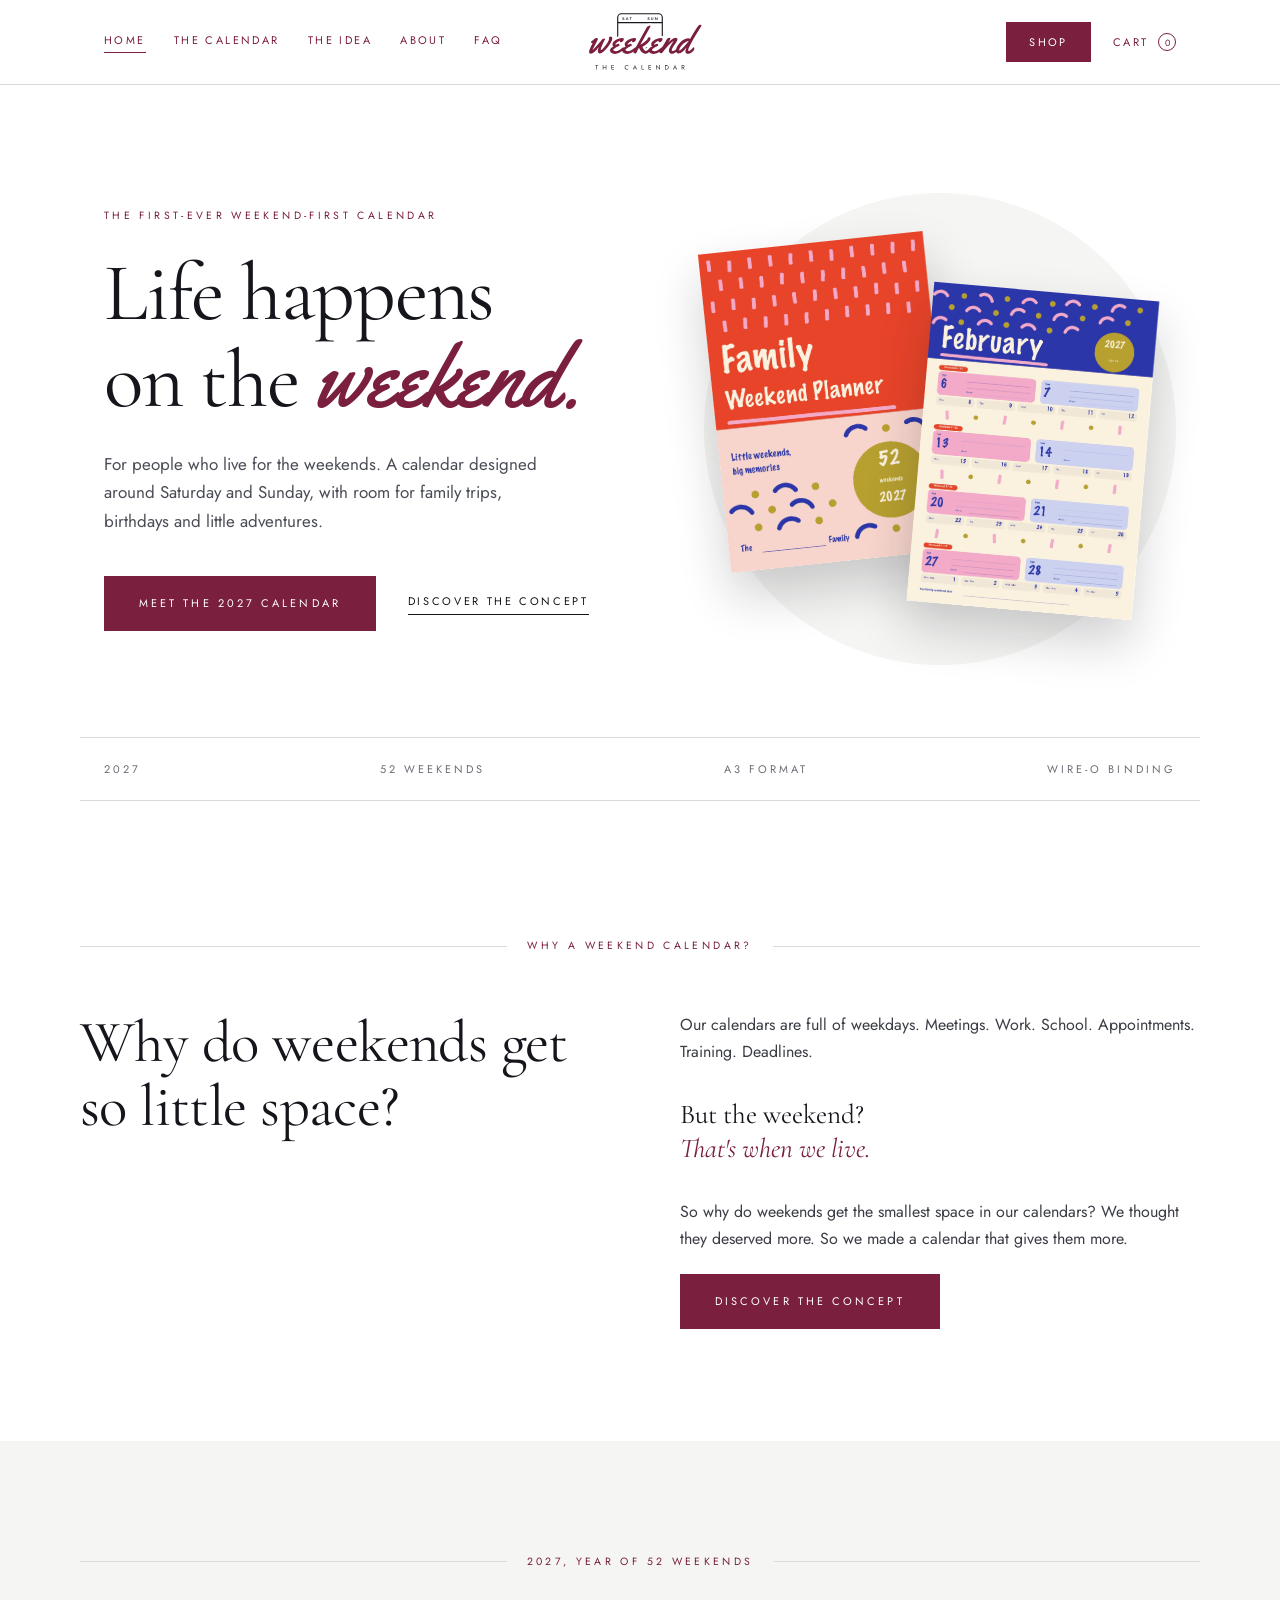
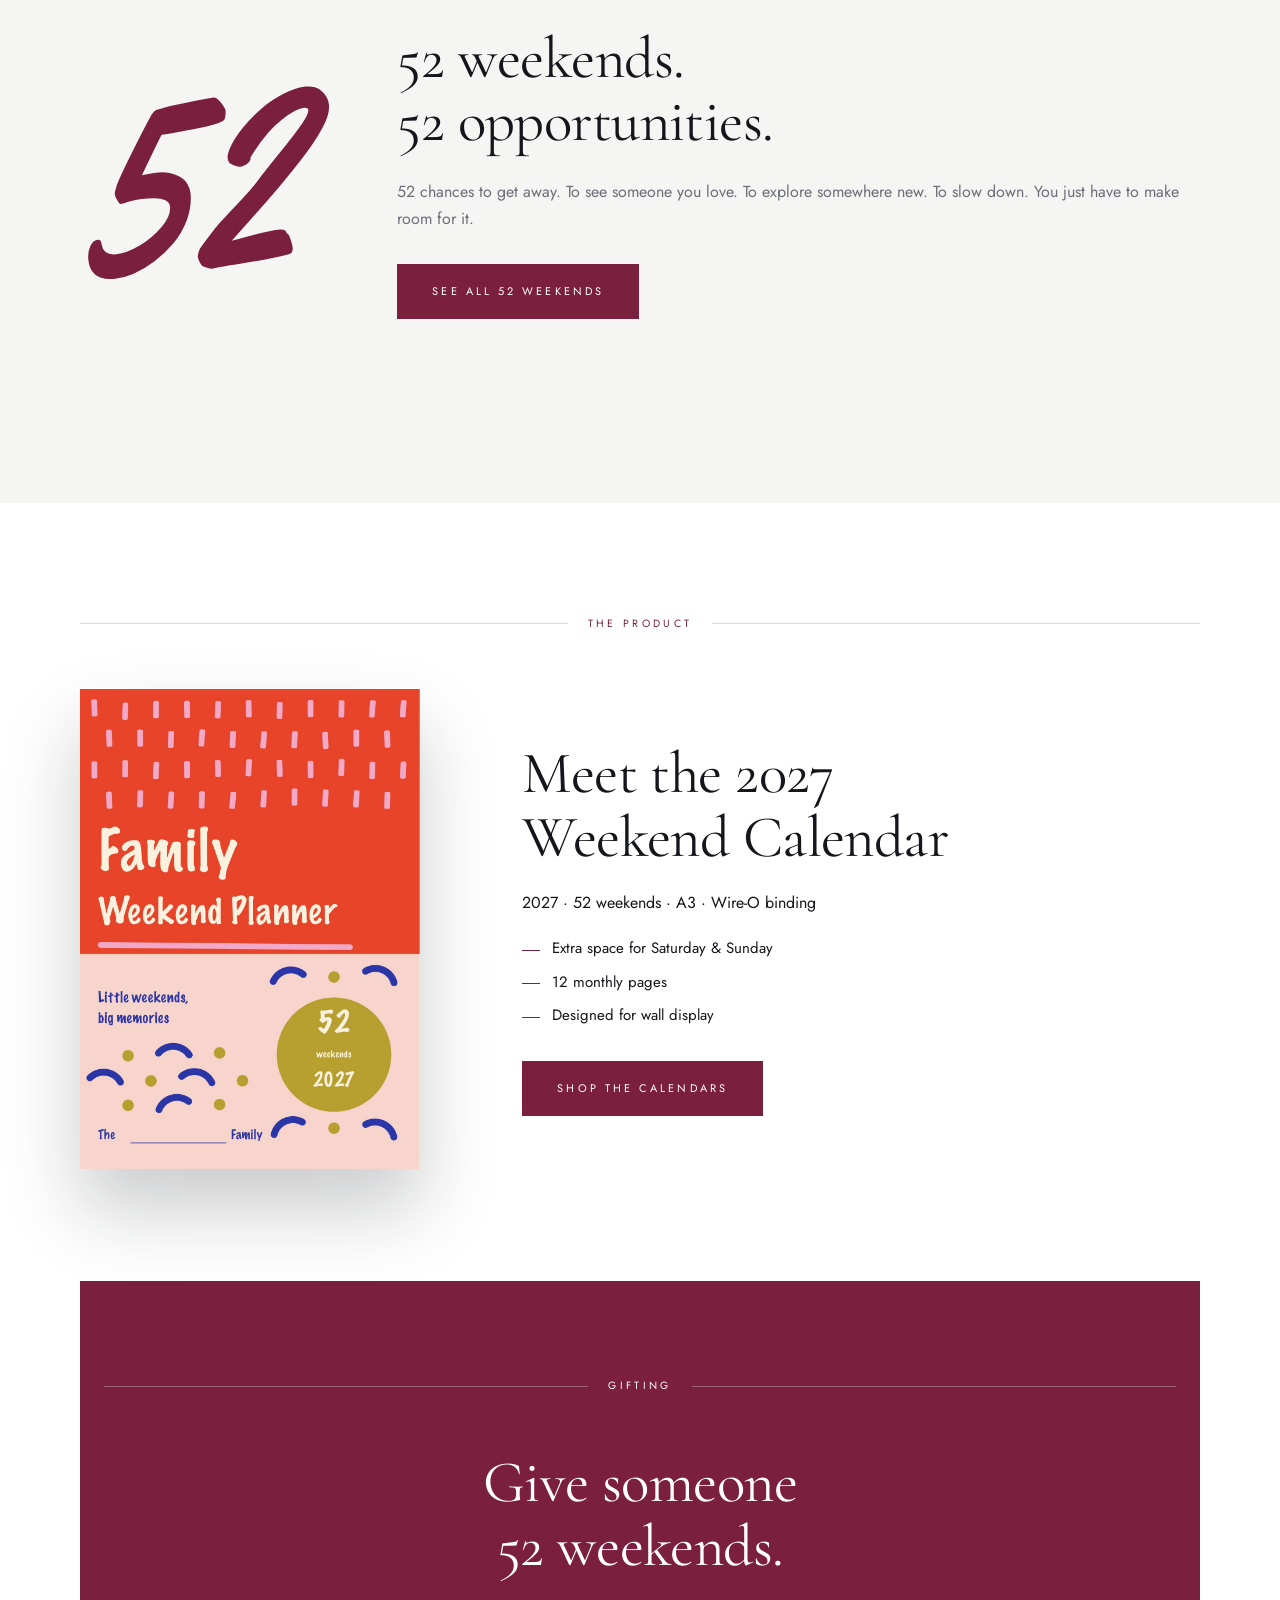
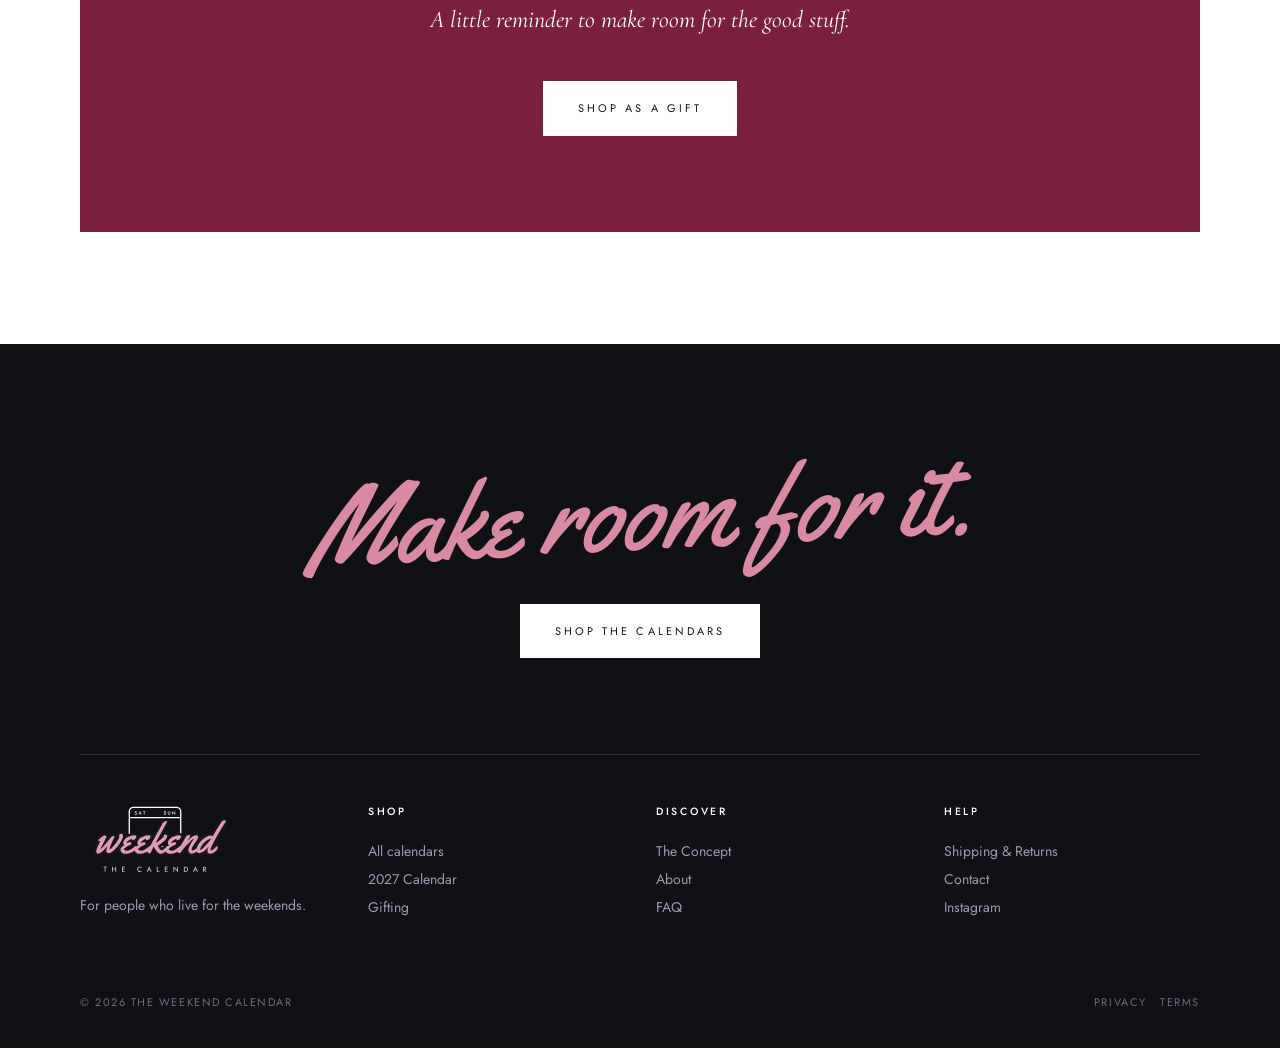
<file: index.html>
<!doctype html>
<html lang="en">
<head>
<meta charset="utf-8">
<meta name="viewport" content="width=device-width, initial-scale=1">
<title>The Weekend Calendar | For people who live for the weekends</title>
<meta name="description" content="The first-ever weekend-first calendar. 52 weekends in 2027, with more space for Saturday and Sunday.">
<link rel="preconnect" href="https://fonts.googleapis.com">
<link rel="preconnect" href="https://fonts.gstatic.com" crossorigin>
<link href="https://fonts.googleapis.com/css2?family=Cormorant+Garamond:ital,wght@0,400;0,500;1,400&family=Jost:wght@400;500&family=Yellowtail&display=swap" rel="stylesheet">
<link rel="icon" type="image/svg+xml" href="images/favicon.svg">
<link rel="stylesheet" href="styles.css">
</head>
<body>
<!-- Reusable calendar artwork. Replace with real product photos when ready. -->
<svg width="0" height="0" style="position:absolute" aria-hidden="true">
  <defs>
    <symbol id="page" viewBox="0 0 300 424">
      <rect width="300" height="424" fill="#fff"/>
      <text x="150" y="62" text-anchor="middle" class="svg-script" font-size="46" fill="#7a1f3d">March</text>
      <line x1="24" x2="276" y1="80" y2="80" stroke="#14161c" stroke-width=".5"/>
      <g stroke="#14161c" stroke-width=".6" fill="none">
        <rect x="24" y="96" width="252" height="66"/><line x1="150" x2="150" y1="96" y2="162"/>
        <rect x="24" y="170" width="252" height="66"/><line x1="150" x2="150" y1="170" y2="236"/>
        <rect x="24" y="244" width="252" height="66"/><line x1="150" x2="150" y1="244" y2="310"/>
        <rect x="24" y="318" width="252" height="66"/><line x1="150" x2="150" y1="318" y2="384"/>
      </g>
      <g class="svg-caps" font-size="7" fill="#14161c" letter-spacing="1.4">
        <text x="32" y="108">SAT 6</text><text x="158" y="108">SUN 7</text>
        <text x="32" y="182">SAT 13</text><text x="158" y="182">SUN 14</text>
        <text x="32" y="256">SAT 20</text><text x="158" y="256">SUN 21</text>
        <text x="32" y="330">SAT 27</text><text x="158" y="330">SUN 28</text>
      </g>
      <g stroke="#14161c" stroke-width=".4" opacity=".35">
        <line x1="32" x2="140" y1="132" y2="132"/><line x1="32" x2="140" y1="146" y2="146"/>
        <line x1="158" x2="268" y1="132" y2="132"/><line x1="158" x2="268" y1="146" y2="146"/>
        <line x1="32" x2="140" y1="206" y2="206"/><line x1="32" x2="140" y1="220" y2="220"/>
        <line x1="158" x2="268" y1="206" y2="206"/><line x1="158" x2="268" y1="220" y2="220"/>
        <line x1="32" x2="140" y1="280" y2="280"/><line x1="32" x2="140" y1="294" y2="294"/>
        <line x1="158" x2="268" y1="280" y2="280"/><line x1="158" x2="268" y1="294" y2="294"/>
        <line x1="32" x2="140" y1="354" y2="354"/><line x1="32" x2="140" y1="368" y2="368"/>
        <line x1="158" x2="268" y1="354" y2="354"/><line x1="158" x2="268" y1="368" y2="368"/>
      </g>
    </symbol>
    <symbol id="cover" viewBox="0 0 300 424">
      <rect width="300" height="424" fill="#7a1f3d"/>
      <g fill="none" stroke="#fff" stroke-width=".8">
        <path d="M70 250V150a80 80 0 0 1 160 0v100z"/>
        <path d="M86 250V150a64 64 0 0 1 128 0v100z" opacity=".7"/>
        <path d="M102 250V150a48 48 0 0 1 96 0v100z" opacity=".45"/>
      </g>
      <text x="150" y="168" text-anchor="middle" class="svg-serif" font-size="40" fill="#fff">2027</text>
      <text x="150" y="196" text-anchor="middle" class="svg-caps" font-size="6.5" letter-spacing="2" fill="#fff">52 WEEKENDS</text>
      <text x="150" y="312" text-anchor="middle" class="svg-script" font-size="30" fill="#fff">our family's</text>
      <text x="150" y="346" text-anchor="middle" class="svg-script" font-size="34" fill="#fff">Weekend Calendar</text>
      <line x1="120" x2="180" y1="372" y2="372" stroke="#fff" stroke-width=".5"/>
      <text x="150" y="392" text-anchor="middle" class="svg-caps" font-size="6" letter-spacing="1.8" fill="#fff">THE ____ FAMILY</text>
    </symbol>
  </defs>
</svg>

<header class="nav" id="top">
  <div class="nav__inner">
    <button class="nav__toggle" aria-label="Menu" aria-expanded="false"><span></span><span></span></button>
    <nav class="nav__links" aria-label="Main">
      <a href="index.html" class="on">Home</a>
      <a href="calendar.html#calendar">The Calendar</a>
      <a href="idea.html">The Idea</a>
      <a href="about.html">About</a>
      <a href="faq.html">FAQ</a>
    </nav>
    <a class="logo" href="index.html" aria-label="The Weekend Calendar, home"><img src="images/logo.svg" alt="The Weekend Calendar" width="122" height="60"></a>
    <div class="nav__right"><a class="nav__shop" href="shop.html">Shop</a><a class="cart" href="shop.html">Cart <span id="cartCount">0</span></a></div>
  </div>
</header>
<main>
<!-- 1. HERO -->
<section class="hero2">
  <div class="hero2__copy">
    <p class="eyebrow eyebrow--left">The first-ever weekend-first calendar</p>
    <h1 class="hero2__h">Life happens<br>on the <span>weekend.</span></h1>
    <p class="hero2__sub">For people who live for the weekends. A calendar designed around Saturday and Sunday, with room for family trips, birthdays and little adventures.</p>
    <div class="hero2__cta">
      <a class="btn" href="calendar.html#calendar">Meet the 2027 calendar</a>
      <a class="link" href="idea.html#why">Discover the concept</a>
    </div>
  </div>
  <div class="hero2__art">
    <div class="hero2__disc"></div>
    <img class="hero2__img hero2__img--a" src="images/cover.jpg" alt="Family Weekend Planner 2027 cover">
    <img class="hero2__img hero2__img--b" src="images/feb.jpg" alt="February page of the Family Weekend Planner 2027">
  </div>
</section>
<div class="facts"><span>2027</span><span>52 weekends</span><span>A3 format</span><span>Wire-O binding</span></div>

<section class="block" id="why">
  <p class="label">Why a weekend calendar?</p>
  <div class="why">
    <h2 class="display">Why do weekends get<br>so little space?</h2>
    <div class="why__text">
      <p>Our calendars are full of weekdays. Meetings. Work. School. Appointments. Training. Deadlines.</p>
      <p class="pull">But the weekend?<br><em>That's when we live.</em></p>
      <p>So why do weekends get the smallest space in our calendars? We thought they deserved more. So we made a calendar that gives them more.</p>
      <p><a class="btn" href="idea.html">Discover the concept</a></p>
    </div>
  </div>
</section>

<section class="block block--tint">
  <p class="label">2027, year of 52 weekends</p>
  <div class="fifty">
    <div class="fifty__num" aria-hidden="true">52</div>
    <div class="fifty__copy">
      <h2 class="display">52 weekends.<br>52 opportunities.</h2>
      <p class="muted" style="margin:24px 0 32px">52 chances to get away. To see someone you love. To explore somewhere new. To slow down. You just have to make room for it.</p>
      <a class="btn" href="idea.html#weekends">See all 52 weekends</a>
    </div>
  </div>
</section>

<section class="block">
  <p class="label">The product</p>
  <div class="teaser">
    <img src="images/cover.jpg" alt="Family Weekend Planner 2027 cover">
    <div>
      <h2 class="display">Meet the 2027<br>Weekend Calendar</h2>
      <p class="spec" style="margin:20px 0">2027 &middot; 52 weekends &middot; A3 &middot; Wire-O binding</p>
      <ul class="bullets"><li>Extra space for Saturday &amp; Sunday</li><li>12 monthly pages</li><li>Designed for wall display</li></ul>
      <p style="margin-top:32px"><a class="btn" href="shop.html">Shop the calendars</a></p>
    </div>
  </div>
</section>

<section class="block gift">
  <div class="gift__panel">
    <p class="label label--light">Gifting</p>
    <h2 class="display display--light">Give someone<br>52 weekends.</h2>
    <p class="gift__sub">A little reminder to make room for the good stuff.</p>
    <a class="btn btn--light" href="calendar.html#gift">Shop as a gift</a>
  </div>
</section>
</main>
<footer class="footer">
  <div class="footer__inner">
    <p class="footer__script">Make room for it.</p>
    <a class="btn btn--light" href="shop.html">Shop the calendars</a>
    <div class="footer__cols">
      <div><img class="footer__logo" src="images/logo-dark.svg" alt="The Weekend Calendar" width="150" height="74"><p>For people who live for the weekends.</p></div>
      <div><h4>Shop</h4><a href="shop.html">All calendars</a><a href="calendar.html#calendar">2027 Calendar</a><a href="calendar.html#gift">Gifting</a></div>
      <div><h4>Discover</h4><a href="idea.html">The Concept</a><a href="about.html">About</a><a href="faq.html">FAQ</a></div>
      <div><h4>Help</h4><a href="faq.html">Shipping &amp; Returns</a><a href="mailto:hello@example.com">Contact</a><a href="#">Instagram</a></div>
    </div>
    <p class="footer__legal"><span>&copy; 2026 The Weekend Calendar</span><span><a href="#">Privacy</a> &nbsp; <a href="#">Terms</a></span></p>
  </div>
</footer>
<script src="script.js"></script>
</body>
</html>
</file>
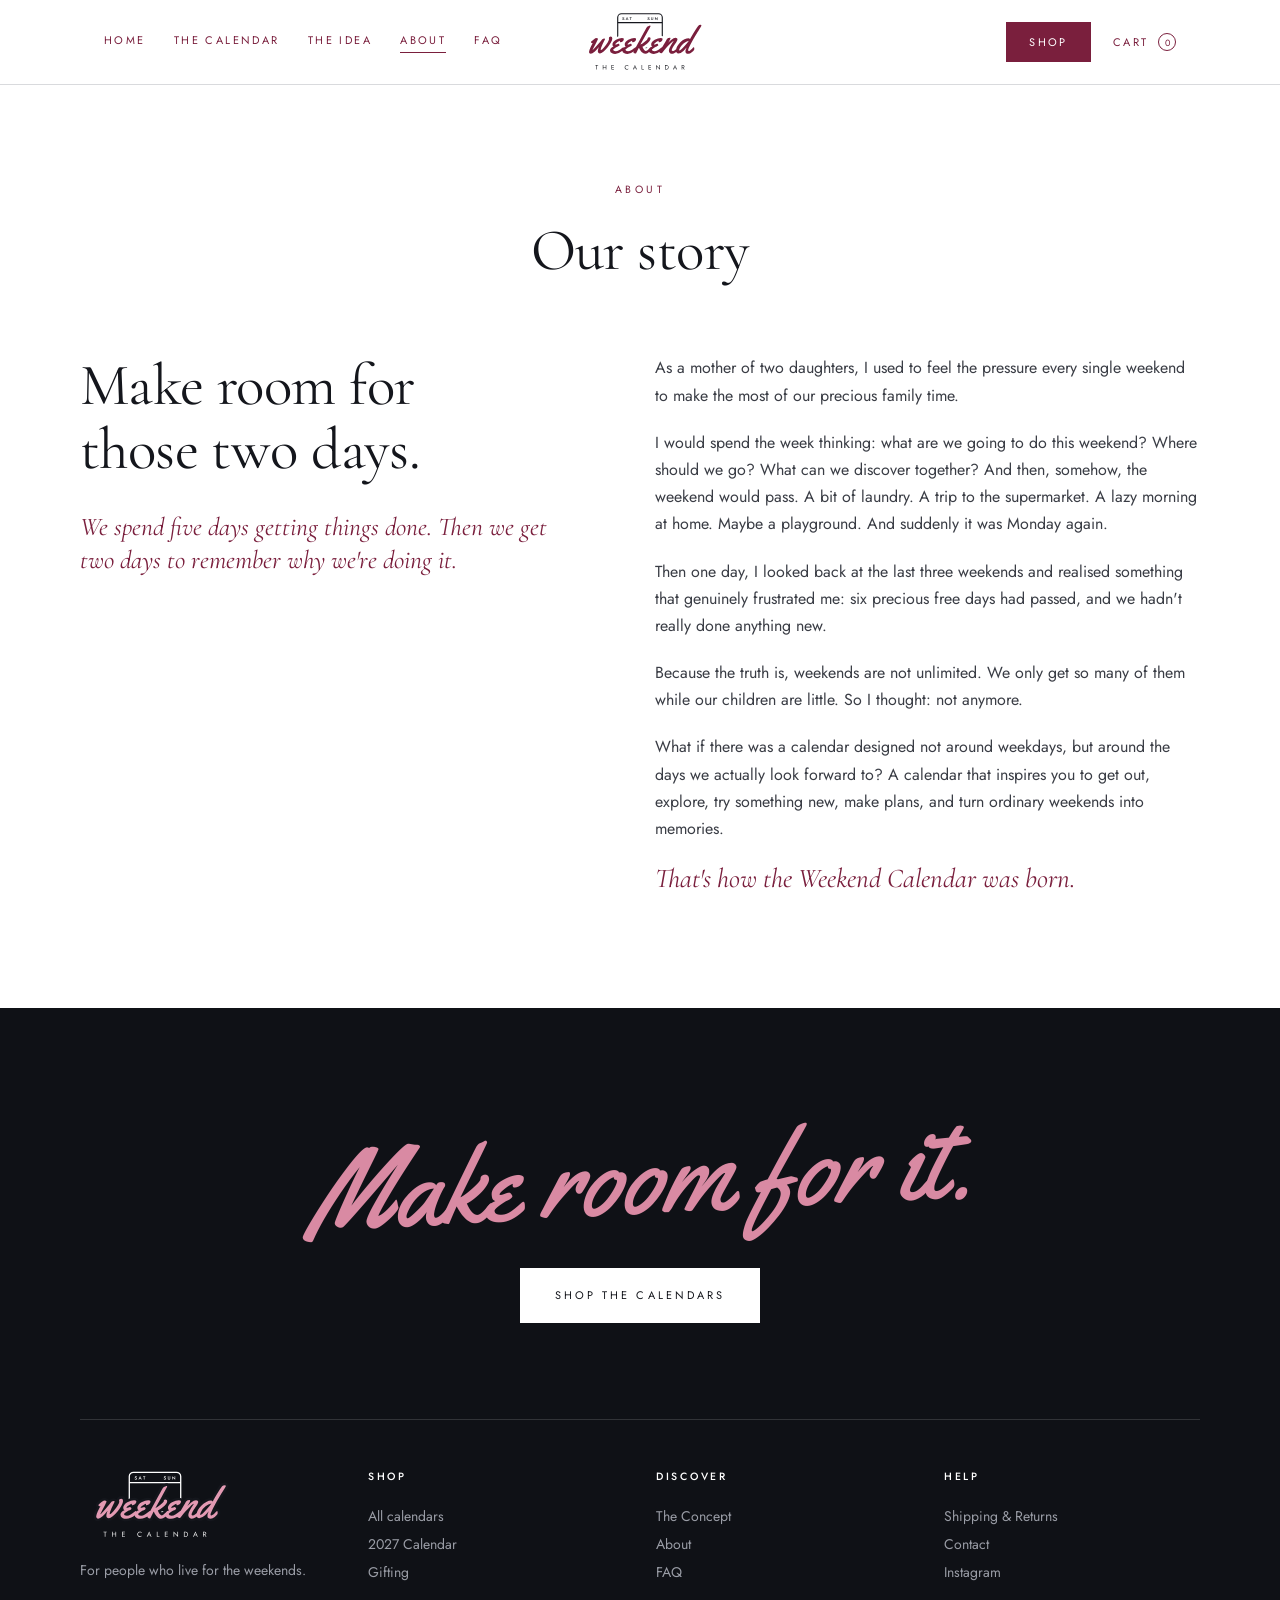
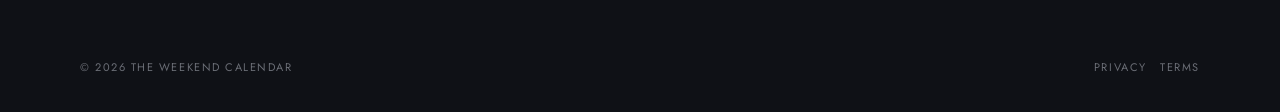
<file: about.html>
<!doctype html>
<html lang="en">
<head>
<meta charset="utf-8">
<meta name="viewport" content="width=device-width, initial-scale=1">
<title>About | The Weekend Calendar</title>
<meta name="description" content="The story behind the Weekend Calendar.">
<link rel="preconnect" href="https://fonts.googleapis.com">
<link rel="preconnect" href="https://fonts.gstatic.com" crossorigin>
<link href="https://fonts.googleapis.com/css2?family=Cormorant+Garamond:ital,wght@0,400;0,500;1,400&family=Jost:wght@400;500&family=Yellowtail&display=swap" rel="stylesheet">
<link rel="icon" type="image/svg+xml" href="images/favicon.svg">
<link rel="stylesheet" href="styles.css">
</head>
<body>
<!-- Reusable calendar artwork. Replace with real product photos when ready. -->
<svg width="0" height="0" style="position:absolute" aria-hidden="true">
  <defs>
    <symbol id="page" viewBox="0 0 300 424">
      <rect width="300" height="424" fill="#fff"/>
      <text x="150" y="62" text-anchor="middle" class="svg-script" font-size="46" fill="#7a1f3d">March</text>
      <line x1="24" x2="276" y1="80" y2="80" stroke="#14161c" stroke-width=".5"/>
      <g stroke="#14161c" stroke-width=".6" fill="none">
        <rect x="24" y="96" width="252" height="66"/><line x1="150" x2="150" y1="96" y2="162"/>
        <rect x="24" y="170" width="252" height="66"/><line x1="150" x2="150" y1="170" y2="236"/>
        <rect x="24" y="244" width="252" height="66"/><line x1="150" x2="150" y1="244" y2="310"/>
        <rect x="24" y="318" width="252" height="66"/><line x1="150" x2="150" y1="318" y2="384"/>
      </g>
      <g class="svg-caps" font-size="7" fill="#14161c" letter-spacing="1.4">
        <text x="32" y="108">SAT 6</text><text x="158" y="108">SUN 7</text>
        <text x="32" y="182">SAT 13</text><text x="158" y="182">SUN 14</text>
        <text x="32" y="256">SAT 20</text><text x="158" y="256">SUN 21</text>
        <text x="32" y="330">SAT 27</text><text x="158" y="330">SUN 28</text>
      </g>
      <g stroke="#14161c" stroke-width=".4" opacity=".35">
        <line x1="32" x2="140" y1="132" y2="132"/><line x1="32" x2="140" y1="146" y2="146"/>
        <line x1="158" x2="268" y1="132" y2="132"/><line x1="158" x2="268" y1="146" y2="146"/>
        <line x1="32" x2="140" y1="206" y2="206"/><line x1="32" x2="140" y1="220" y2="220"/>
        <line x1="158" x2="268" y1="206" y2="206"/><line x1="158" x2="268" y1="220" y2="220"/>
        <line x1="32" x2="140" y1="280" y2="280"/><line x1="32" x2="140" y1="294" y2="294"/>
        <line x1="158" x2="268" y1="280" y2="280"/><line x1="158" x2="268" y1="294" y2="294"/>
        <line x1="32" x2="140" y1="354" y2="354"/><line x1="32" x2="140" y1="368" y2="368"/>
        <line x1="158" x2="268" y1="354" y2="354"/><line x1="158" x2="268" y1="368" y2="368"/>
      </g>
    </symbol>
    <symbol id="cover" viewBox="0 0 300 424">
      <rect width="300" height="424" fill="#7a1f3d"/>
      <g fill="none" stroke="#fff" stroke-width=".8">
        <path d="M70 250V150a80 80 0 0 1 160 0v100z"/>
        <path d="M86 250V150a64 64 0 0 1 128 0v100z" opacity=".7"/>
        <path d="M102 250V150a48 48 0 0 1 96 0v100z" opacity=".45"/>
      </g>
      <text x="150" y="168" text-anchor="middle" class="svg-serif" font-size="40" fill="#fff">2027</text>
      <text x="150" y="196" text-anchor="middle" class="svg-caps" font-size="6.5" letter-spacing="2" fill="#fff">52 WEEKENDS</text>
      <text x="150" y="312" text-anchor="middle" class="svg-script" font-size="30" fill="#fff">our family's</text>
      <text x="150" y="346" text-anchor="middle" class="svg-script" font-size="34" fill="#fff">Weekend Calendar</text>
      <line x1="120" x2="180" y1="372" y2="372" stroke="#fff" stroke-width=".5"/>
      <text x="150" y="392" text-anchor="middle" class="svg-caps" font-size="6" letter-spacing="1.8" fill="#fff">THE ____ FAMILY</text>
    </symbol>
  </defs>
</svg>

<header class="nav" id="top">
  <div class="nav__inner">
    <button class="nav__toggle" aria-label="Menu" aria-expanded="false"><span></span><span></span></button>
    <nav class="nav__links" aria-label="Main">
      <a href="index.html">Home</a>
      <a href="calendar.html#calendar">The Calendar</a>
      <a href="idea.html">The Idea</a>
      <a href="about.html" class="on">About</a>
      <a href="faq.html">FAQ</a>
    </nav>
    <a class="logo" href="index.html" aria-label="The Weekend Calendar, home"><img src="images/logo.svg" alt="The Weekend Calendar" width="122" height="60"></a>
    <div class="nav__right"><a class="nav__shop" href="shop.html">Shop</a><a class="cart" href="shop.html">Cart <span id="cartCount">0</span></a></div>
  </div>
</header>
<main>
<section class="pagehead"><p class="eyebrow">About</p><h1 class="display center">Our story</h1></section>
<!-- ABOUT -->
<section class="block" id="about">
  <p class="label">About, brand philosophy</p>
  <div class="about">
    <div>
      <h2 class="display">Make room for<br>those two days.</h2>
      <p class="about__lead">We spend five days getting things done. Then we get two days to remember why we're doing it.</p>
    </div>
    <div class="about__text">
      <p>As a mother of two daughters, I used to feel the pressure every single weekend to make the most of our precious family time.</p>
      <p>I would spend the week thinking: what are we going to do this weekend? Where should we go? What can we discover together? And then, somehow, the weekend would pass. A bit of laundry. A trip to the supermarket. A lazy morning at home. Maybe a playground. And suddenly it was Monday again.</p>
      <p>Then one day, I looked back at the last three weekends and realised something that genuinely frustrated me: six precious free days had passed, and we hadn't really done anything new.</p>
      <p>Because the truth is, weekends are not unlimited. We only get so many of them while our children are little. So I thought: not anymore.</p>
      <p>What if there was a calendar designed not around weekdays, but around the days we actually look forward to? A calendar that inspires you to get out, explore, try something new, make plans, and turn ordinary weekends into memories.</p>
      <p class="pull"><em>That's how the Weekend Calendar was born.</em></p>
    </div>
  </div>
</section>
</main>
<footer class="footer">
  <div class="footer__inner">
    <p class="footer__script">Make room for it.</p>
    <a class="btn btn--light" href="shop.html">Shop the calendars</a>
    <div class="footer__cols">
      <div><img class="footer__logo" src="images/logo-dark.svg" alt="The Weekend Calendar" width="150" height="74"><p>For people who live for the weekends.</p></div>
      <div><h4>Shop</h4><a href="shop.html">All calendars</a><a href="calendar.html#calendar">2027 Calendar</a><a href="calendar.html#gift">Gifting</a></div>
      <div><h4>Discover</h4><a href="idea.html">The Concept</a><a href="about.html">About</a><a href="faq.html">FAQ</a></div>
      <div><h4>Help</h4><a href="faq.html">Shipping &amp; Returns</a><a href="mailto:hello@example.com">Contact</a><a href="#">Instagram</a></div>
    </div>
    <p class="footer__legal"><span>&copy; 2026 The Weekend Calendar</span><span><a href="#">Privacy</a> &nbsp; <a href="#">Terms</a></span></p>
  </div>
</footer>
<script src="script.js"></script>
</body>
</html>
</file>
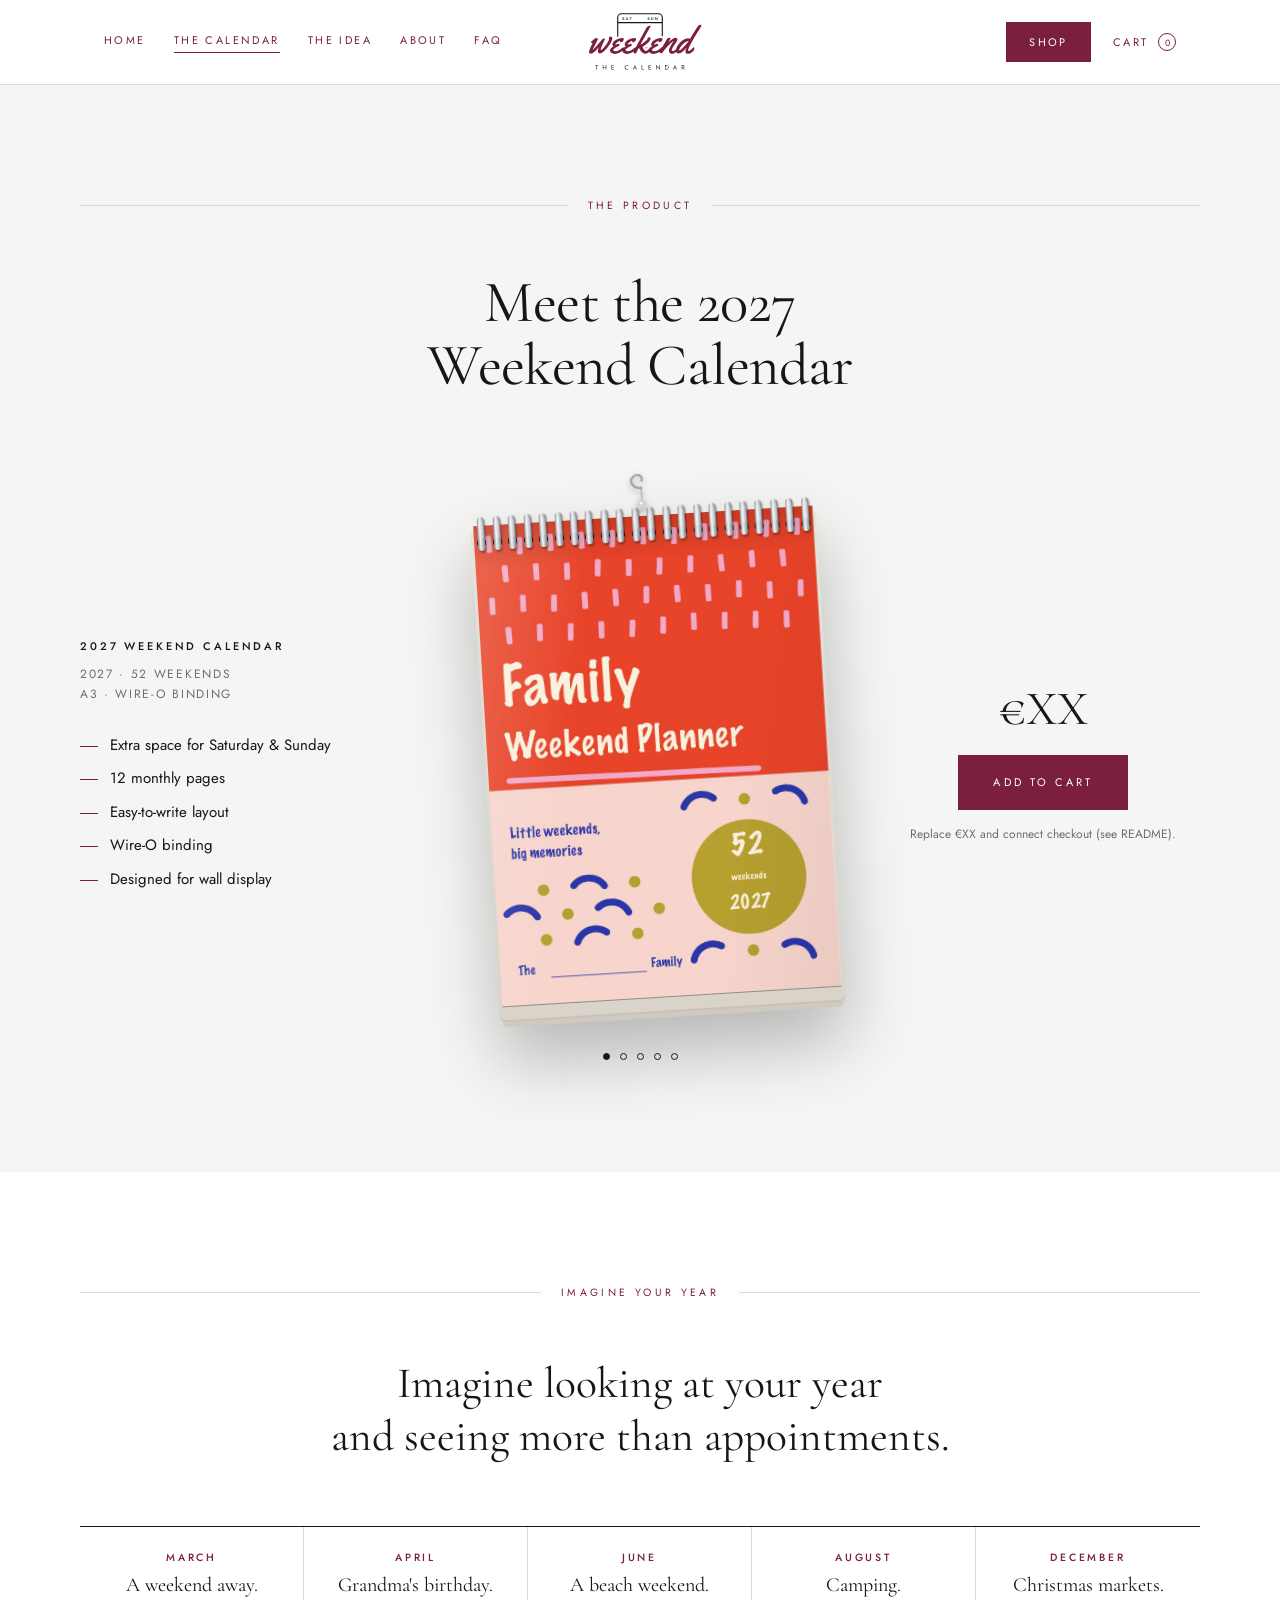
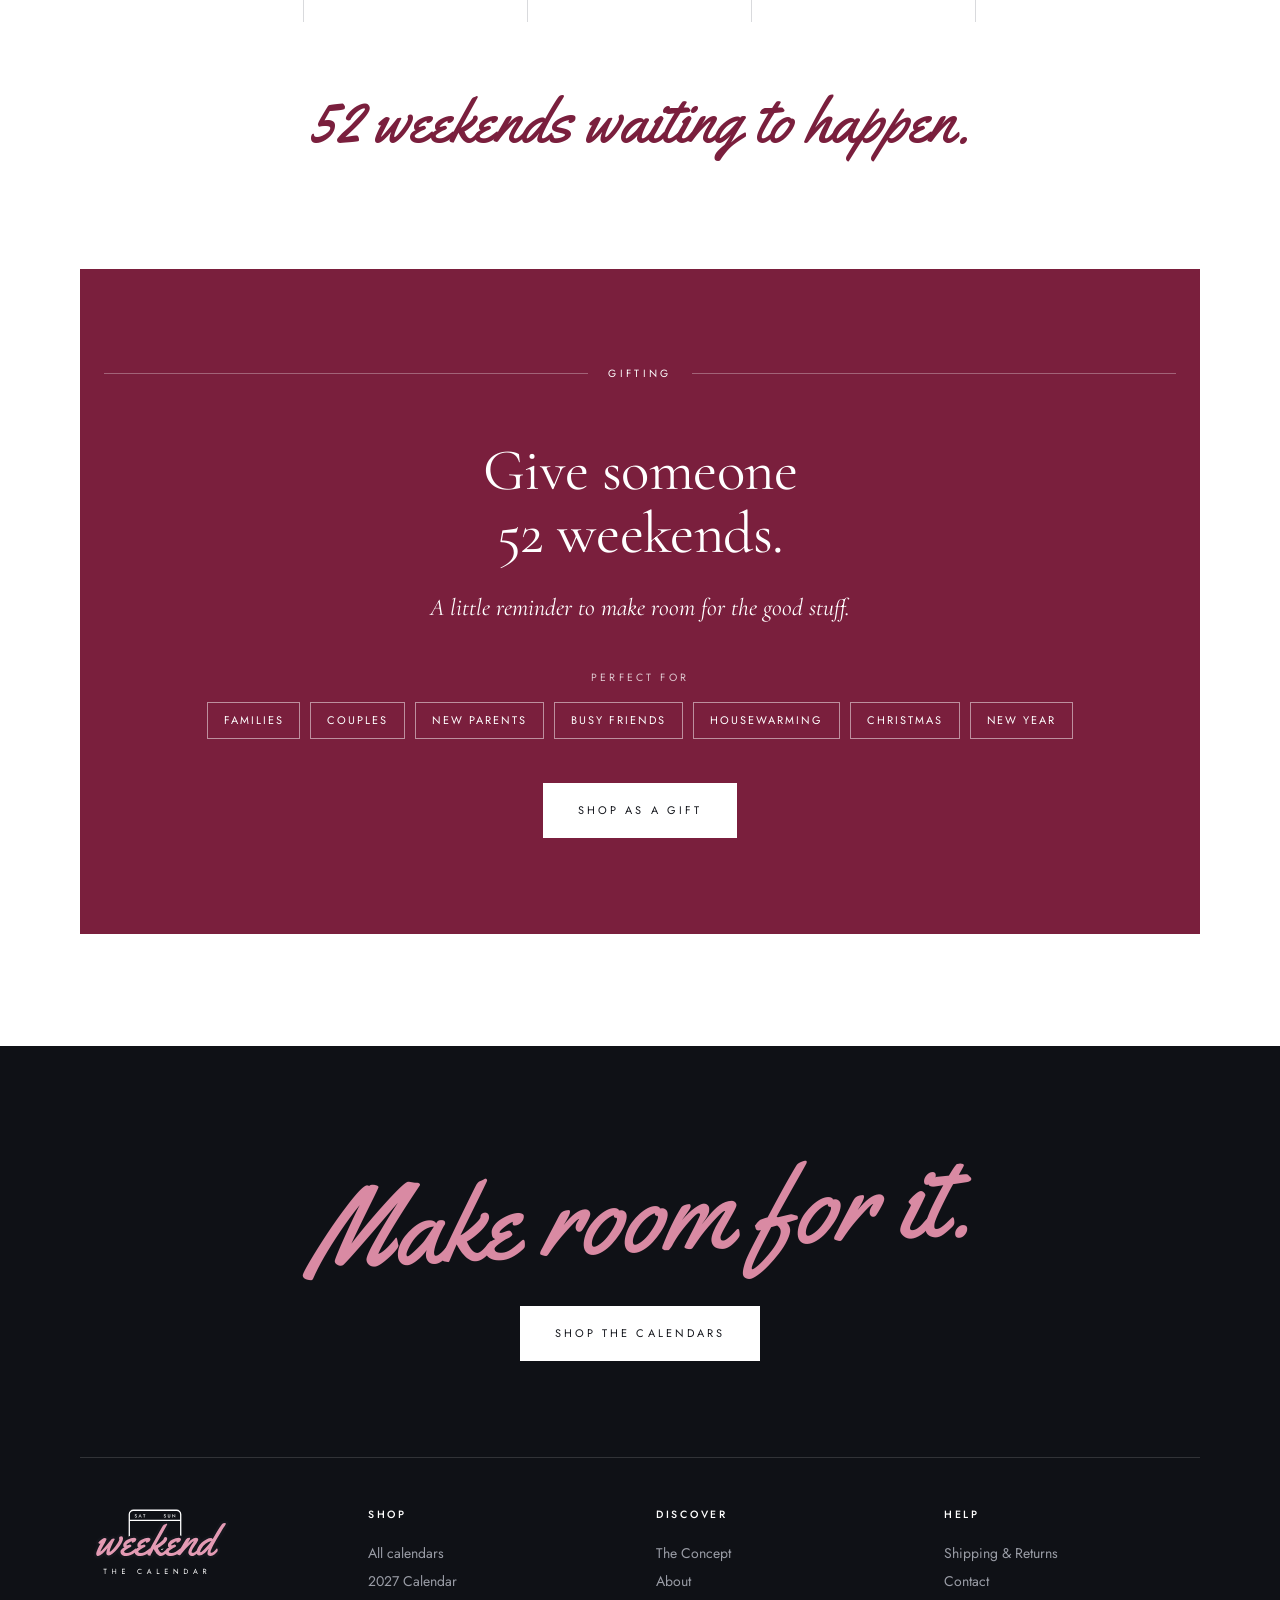
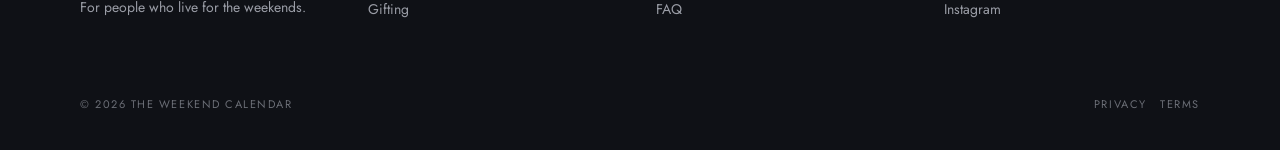
<file: calendar.html>
<!doctype html>
<html lang="en">
<head>
<meta charset="utf-8">
<meta name="viewport" content="width=device-width, initial-scale=1">
<title>The Calendar | The Weekend Calendar</title>
<meta name="description" content="The 2027 Weekend Calendar: A3, Wire-O bound, 52 weekends.">
<link rel="preconnect" href="https://fonts.googleapis.com">
<link rel="preconnect" href="https://fonts.gstatic.com" crossorigin>
<link href="https://fonts.googleapis.com/css2?family=Cormorant+Garamond:ital,wght@0,400;0,500;1,400&family=Jost:wght@400;500&family=Yellowtail&display=swap" rel="stylesheet">
<link rel="icon" type="image/svg+xml" href="images/favicon.svg">
<link rel="stylesheet" href="styles.css">
</head>
<body>
<!-- Reusable calendar artwork. Replace with real product photos when ready. -->
<svg width="0" height="0" style="position:absolute" aria-hidden="true">
  <defs>
    <symbol id="page" viewBox="0 0 300 424">
      <rect width="300" height="424" fill="#fff"/>
      <text x="150" y="62" text-anchor="middle" class="svg-script" font-size="46" fill="#7a1f3d">March</text>
      <line x1="24" x2="276" y1="80" y2="80" stroke="#14161c" stroke-width=".5"/>
      <g stroke="#14161c" stroke-width=".6" fill="none">
        <rect x="24" y="96" width="252" height="66"/><line x1="150" x2="150" y1="96" y2="162"/>
        <rect x="24" y="170" width="252" height="66"/><line x1="150" x2="150" y1="170" y2="236"/>
        <rect x="24" y="244" width="252" height="66"/><line x1="150" x2="150" y1="244" y2="310"/>
        <rect x="24" y="318" width="252" height="66"/><line x1="150" x2="150" y1="318" y2="384"/>
      </g>
      <g class="svg-caps" font-size="7" fill="#14161c" letter-spacing="1.4">
        <text x="32" y="108">SAT 6</text><text x="158" y="108">SUN 7</text>
        <text x="32" y="182">SAT 13</text><text x="158" y="182">SUN 14</text>
        <text x="32" y="256">SAT 20</text><text x="158" y="256">SUN 21</text>
        <text x="32" y="330">SAT 27</text><text x="158" y="330">SUN 28</text>
      </g>
      <g stroke="#14161c" stroke-width=".4" opacity=".35">
        <line x1="32" x2="140" y1="132" y2="132"/><line x1="32" x2="140" y1="146" y2="146"/>
        <line x1="158" x2="268" y1="132" y2="132"/><line x1="158" x2="268" y1="146" y2="146"/>
        <line x1="32" x2="140" y1="206" y2="206"/><line x1="32" x2="140" y1="220" y2="220"/>
        <line x1="158" x2="268" y1="206" y2="206"/><line x1="158" x2="268" y1="220" y2="220"/>
        <line x1="32" x2="140" y1="280" y2="280"/><line x1="32" x2="140" y1="294" y2="294"/>
        <line x1="158" x2="268" y1="280" y2="280"/><line x1="158" x2="268" y1="294" y2="294"/>
        <line x1="32" x2="140" y1="354" y2="354"/><line x1="32" x2="140" y1="368" y2="368"/>
        <line x1="158" x2="268" y1="354" y2="354"/><line x1="158" x2="268" y1="368" y2="368"/>
      </g>
    </symbol>
    <symbol id="cover" viewBox="0 0 300 424">
      <rect width="300" height="424" fill="#7a1f3d"/>
      <g fill="none" stroke="#fff" stroke-width=".8">
        <path d="M70 250V150a80 80 0 0 1 160 0v100z"/>
        <path d="M86 250V150a64 64 0 0 1 128 0v100z" opacity=".7"/>
        <path d="M102 250V150a48 48 0 0 1 96 0v100z" opacity=".45"/>
      </g>
      <text x="150" y="168" text-anchor="middle" class="svg-serif" font-size="40" fill="#fff">2027</text>
      <text x="150" y="196" text-anchor="middle" class="svg-caps" font-size="6.5" letter-spacing="2" fill="#fff">52 WEEKENDS</text>
      <text x="150" y="312" text-anchor="middle" class="svg-script" font-size="30" fill="#fff">our family's</text>
      <text x="150" y="346" text-anchor="middle" class="svg-script" font-size="34" fill="#fff">Weekend Calendar</text>
      <line x1="120" x2="180" y1="372" y2="372" stroke="#fff" stroke-width=".5"/>
      <text x="150" y="392" text-anchor="middle" class="svg-caps" font-size="6" letter-spacing="1.8" fill="#fff">THE ____ FAMILY</text>
    </symbol>
  </defs>
</svg>

<header class="nav" id="top">
  <div class="nav__inner">
    <button class="nav__toggle" aria-label="Menu" aria-expanded="false"><span></span><span></span></button>
    <nav class="nav__links" aria-label="Main">
      <a href="index.html">Home</a>
      <a href="calendar.html#calendar" class="on">The Calendar</a>
      <a href="idea.html">The Idea</a>
      <a href="about.html">About</a>
      <a href="faq.html">FAQ</a>
    </nav>
    <a class="logo" href="index.html" aria-label="The Weekend Calendar, home"><img src="images/logo.svg" alt="The Weekend Calendar" width="122" height="60"></a>
    <div class="nav__right"><a class="nav__shop" href="shop.html">Shop</a><a class="cart" href="shop.html">Cart <span id="cartCount">0</span></a></div>
  </div>
</header>
<main>
<!-- 7. PRODUCT -->
<section class="block block--tint product" id="calendar">
  <p class="label">The product</p>
  <h2 class="display center">Meet the 2027<br>Weekend Calendar</h2>
  <div class="product__row">
    <div class="product__info">
      <p class="product__name">2027 Weekend Calendar</p>
      <p class="product__spec">2027 &middot; 52 weekends<br>A3 &middot; Wire-O binding</p>
      <ul class="bullets">
        <li>Extra space for Saturday &amp; Sunday</li>
        <li>12 monthly pages</li>
        <li>Easy-to-write layout</li>
        <li>Wire-O binding</li>
        <li>Designed for wall display</li>
      </ul>
    </div>
    <div class="product__visual">
      <div class="cal" id="slide">
        <svg class="cal__hook" viewBox="0 0 60 44" aria-hidden="true"><path d="M30 44V18" stroke="#b9bcc4" stroke-width="2"/><path d="M30 20c-9 0-14-8-8-13 5-4 11 0 9 5" fill="none" stroke="#9ea2ab" stroke-width="2.4" stroke-linecap="round"/><circle cx="30" cy="38" r="5" fill="#cfd2d9"/><circle cx="29" cy="37" r="1.6" fill="#fff" opacity=".8"/></svg>
        <div class="cal__stage">
          <div class="cal__board"></div>
          <img class="cal__page product__art" src="images/cover.jpg" alt="Cover page, Family Weekend Planner 2027">
          <img class="cal__page product__art" src="images/jan.jpg" alt="January page, Family Weekend Planner 2027">
          <img class="cal__page product__art" src="images/feb.jpg" alt="February page, Family Weekend Planner 2027">
          <img class="cal__page product__art" src="images/may.jpg" alt="May page, Family Weekend Planner 2027">
          <img class="cal__page product__art" src="images/oct.jpg" alt="October page, Family Weekend Planner 2027">
          <div class="cal__wires" id="wires" aria-hidden="true"></div>
        </div>
      </div>
      <div class="dots" id="dots"><button class="is-on" aria-label="Cover"></button><button aria-label="January"></button><button aria-label="February"></button><button aria-label="May"></button><button aria-label="October"></button></div>
    </div>
    <div class="product__buy">
      <p class="price">&euro;XX</p>
      <button class="btn" id="addToCart">Add to cart</button>
      <p class="muted tiny">Replace &euro;XX and connect checkout (see README).</p>
    </div>
  </div>
</section>
<!-- 8. IMAGINE -->
<section class="block imagine">
  <p class="label">Imagine your year</p>
  <p class="imagine__lead">Imagine looking at your year<br>and seeing more than appointments.</p>
  <ul class="imagine__list">
    <li><b>March</b>A weekend away.</li>
    <li><b>April</b>Grandma's birthday.</li>
    <li><b>June</b>A beach weekend.</li>
    <li><b>August</b>Camping.</li>
    <li><b>December</b>Christmas markets.</li>
  </ul>
  <p class="script-line">52 weekends waiting to happen.</p>
</section>
<!-- 9. GIFT -->
<section class="block gift" id="gift">
  <div class="gift__panel">
    <p class="label label--light">Gifting</p>
    <h2 class="display display--light">Give someone<br>52 weekends.</h2>
    <p class="gift__sub">A little reminder to make room for the good stuff.</p>
    <p class="gift__for">Perfect for</p>
    <ul class="chips"><li>Families</li><li>Couples</li><li>New parents</li><li>Busy friends</li><li>Housewarming</li><li>Christmas</li><li>New Year</li></ul>
    <a class="btn btn--light" href="calendar.html#calendar">Shop as a gift</a>
  </div>
</section>
</main>
<footer class="footer">
  <div class="footer__inner">
    <p class="footer__script">Make room for it.</p>
    <a class="btn btn--light" href="shop.html">Shop the calendars</a>
    <div class="footer__cols">
      <div><img class="footer__logo" src="images/logo-dark.svg" alt="The Weekend Calendar" width="150" height="74"><p>For people who live for the weekends.</p></div>
      <div><h4>Shop</h4><a href="shop.html">All calendars</a><a href="calendar.html#calendar">2027 Calendar</a><a href="calendar.html#gift">Gifting</a></div>
      <div><h4>Discover</h4><a href="idea.html">The Concept</a><a href="about.html">About</a><a href="faq.html">FAQ</a></div>
      <div><h4>Help</h4><a href="faq.html">Shipping &amp; Returns</a><a href="mailto:hello@example.com">Contact</a><a href="#">Instagram</a></div>
    </div>
    <p class="footer__legal"><span>&copy; 2026 The Weekend Calendar</span><span><a href="#">Privacy</a> &nbsp; <a href="#">Terms</a></span></p>
  </div>
</footer>
<script src="script.js"></script>
</body>
</html>
</file>
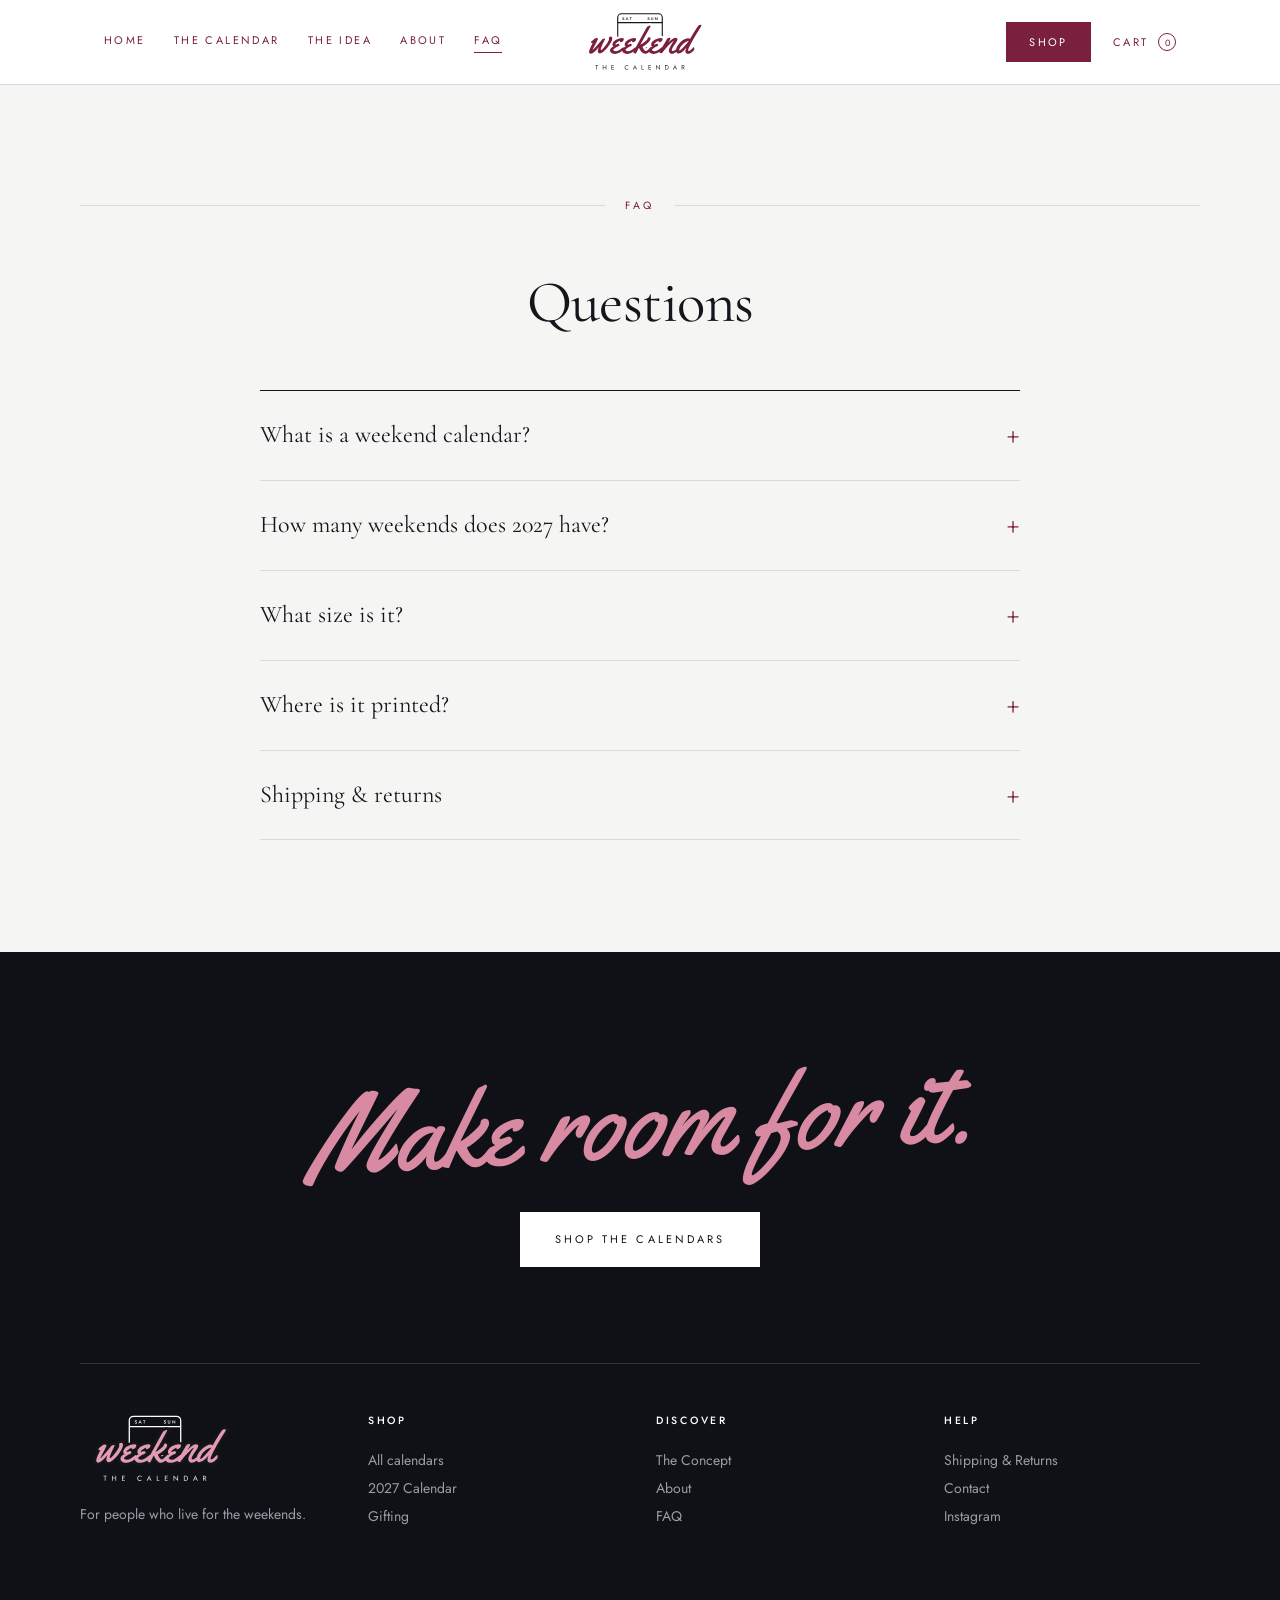
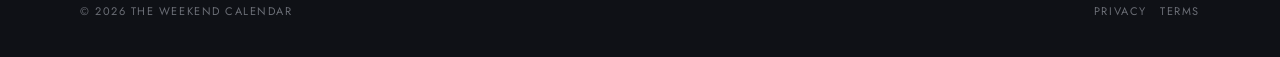
<file: faq.html>
<!doctype html>
<html lang="en">
<head>
<meta charset="utf-8">
<meta name="viewport" content="width=device-width, initial-scale=1">
<title>FAQ | The Weekend Calendar</title>
<meta name="description" content="Questions about the Weekend Calendar.">
<link rel="preconnect" href="https://fonts.googleapis.com">
<link rel="preconnect" href="https://fonts.gstatic.com" crossorigin>
<link href="https://fonts.googleapis.com/css2?family=Cormorant+Garamond:ital,wght@0,400;0,500;1,400&family=Jost:wght@400;500&family=Yellowtail&display=swap" rel="stylesheet">
<link rel="icon" type="image/svg+xml" href="images/favicon.svg">
<link rel="stylesheet" href="styles.css">
</head>
<body>
<!-- Reusable calendar artwork. Replace with real product photos when ready. -->
<svg width="0" height="0" style="position:absolute" aria-hidden="true">
  <defs>
    <symbol id="page" viewBox="0 0 300 424">
      <rect width="300" height="424" fill="#fff"/>
      <text x="150" y="62" text-anchor="middle" class="svg-script" font-size="46" fill="#7a1f3d">March</text>
      <line x1="24" x2="276" y1="80" y2="80" stroke="#14161c" stroke-width=".5"/>
      <g stroke="#14161c" stroke-width=".6" fill="none">
        <rect x="24" y="96" width="252" height="66"/><line x1="150" x2="150" y1="96" y2="162"/>
        <rect x="24" y="170" width="252" height="66"/><line x1="150" x2="150" y1="170" y2="236"/>
        <rect x="24" y="244" width="252" height="66"/><line x1="150" x2="150" y1="244" y2="310"/>
        <rect x="24" y="318" width="252" height="66"/><line x1="150" x2="150" y1="318" y2="384"/>
      </g>
      <g class="svg-caps" font-size="7" fill="#14161c" letter-spacing="1.4">
        <text x="32" y="108">SAT 6</text><text x="158" y="108">SUN 7</text>
        <text x="32" y="182">SAT 13</text><text x="158" y="182">SUN 14</text>
        <text x="32" y="256">SAT 20</text><text x="158" y="256">SUN 21</text>
        <text x="32" y="330">SAT 27</text><text x="158" y="330">SUN 28</text>
      </g>
      <g stroke="#14161c" stroke-width=".4" opacity=".35">
        <line x1="32" x2="140" y1="132" y2="132"/><line x1="32" x2="140" y1="146" y2="146"/>
        <line x1="158" x2="268" y1="132" y2="132"/><line x1="158" x2="268" y1="146" y2="146"/>
        <line x1="32" x2="140" y1="206" y2="206"/><line x1="32" x2="140" y1="220" y2="220"/>
        <line x1="158" x2="268" y1="206" y2="206"/><line x1="158" x2="268" y1="220" y2="220"/>
        <line x1="32" x2="140" y1="280" y2="280"/><line x1="32" x2="140" y1="294" y2="294"/>
        <line x1="158" x2="268" y1="280" y2="280"/><line x1="158" x2="268" y1="294" y2="294"/>
        <line x1="32" x2="140" y1="354" y2="354"/><line x1="32" x2="140" y1="368" y2="368"/>
        <line x1="158" x2="268" y1="354" y2="354"/><line x1="158" x2="268" y1="368" y2="368"/>
      </g>
    </symbol>
    <symbol id="cover" viewBox="0 0 300 424">
      <rect width="300" height="424" fill="#7a1f3d"/>
      <g fill="none" stroke="#fff" stroke-width=".8">
        <path d="M70 250V150a80 80 0 0 1 160 0v100z"/>
        <path d="M86 250V150a64 64 0 0 1 128 0v100z" opacity=".7"/>
        <path d="M102 250V150a48 48 0 0 1 96 0v100z" opacity=".45"/>
      </g>
      <text x="150" y="168" text-anchor="middle" class="svg-serif" font-size="40" fill="#fff">2027</text>
      <text x="150" y="196" text-anchor="middle" class="svg-caps" font-size="6.5" letter-spacing="2" fill="#fff">52 WEEKENDS</text>
      <text x="150" y="312" text-anchor="middle" class="svg-script" font-size="30" fill="#fff">our family's</text>
      <text x="150" y="346" text-anchor="middle" class="svg-script" font-size="34" fill="#fff">Weekend Calendar</text>
      <line x1="120" x2="180" y1="372" y2="372" stroke="#fff" stroke-width=".5"/>
      <text x="150" y="392" text-anchor="middle" class="svg-caps" font-size="6" letter-spacing="1.8" fill="#fff">THE ____ FAMILY</text>
    </symbol>
  </defs>
</svg>

<header class="nav" id="top">
  <div class="nav__inner">
    <button class="nav__toggle" aria-label="Menu" aria-expanded="false"><span></span><span></span></button>
    <nav class="nav__links" aria-label="Main">
      <a href="index.html">Home</a>
      <a href="calendar.html#calendar">The Calendar</a>
      <a href="idea.html">The Idea</a>
      <a href="about.html">About</a>
      <a href="faq.html" class="on">FAQ</a>
    </nav>
    <a class="logo" href="index.html" aria-label="The Weekend Calendar, home"><img src="images/logo.svg" alt="The Weekend Calendar" width="122" height="60"></a>
    <div class="nav__right"><a class="nav__shop" href="shop.html">Shop</a><a class="cart" href="shop.html">Cart <span id="cartCount">0</span></a></div>
  </div>
</header>
<main>
<!-- FAQ (answers marked TODO need your real details) -->
<section class="block block--tint" id="faq">
  <p class="label">FAQ</p>
  <h2 class="display center">Questions</h2>
  <div class="faq">
    <details><summary>What is a weekend calendar?</summary><p>A calendar designed around Saturday and Sunday. Each weekend gets a large card, so there is real room for family plans, trips and little adventures.</p></details>
    <details><summary>How many weekends does 2027 have?</summary><p>Fifty-two full weekends, from 2 January to 26 December.</p></details>
    <details><summary>What size is it?</summary><p>A3, portrait, with Wire-O binding. Designed to hang on a wall.</p></details>
    <details><summary>Where is it printed?</summary><p>TODO: add printing location.</p></details>
    <details><summary>Shipping &amp; returns</summary><p>TODO: add delivery times, costs and returns policy.</p></details>
  </div>
</section>
</main>
<footer class="footer">
  <div class="footer__inner">
    <p class="footer__script">Make room for it.</p>
    <a class="btn btn--light" href="shop.html">Shop the calendars</a>
    <div class="footer__cols">
      <div><img class="footer__logo" src="images/logo-dark.svg" alt="The Weekend Calendar" width="150" height="74"><p>For people who live for the weekends.</p></div>
      <div><h4>Shop</h4><a href="shop.html">All calendars</a><a href="calendar.html#calendar">2027 Calendar</a><a href="calendar.html#gift">Gifting</a></div>
      <div><h4>Discover</h4><a href="idea.html">The Concept</a><a href="about.html">About</a><a href="faq.html">FAQ</a></div>
      <div><h4>Help</h4><a href="faq.html">Shipping &amp; Returns</a><a href="mailto:hello@example.com">Contact</a><a href="#">Instagram</a></div>
    </div>
    <p class="footer__legal"><span>&copy; 2026 The Weekend Calendar</span><span><a href="#">Privacy</a> &nbsp; <a href="#">Terms</a></span></p>
  </div>
</footer>
<script src="script.js"></script>
</body>
</html>
</file>
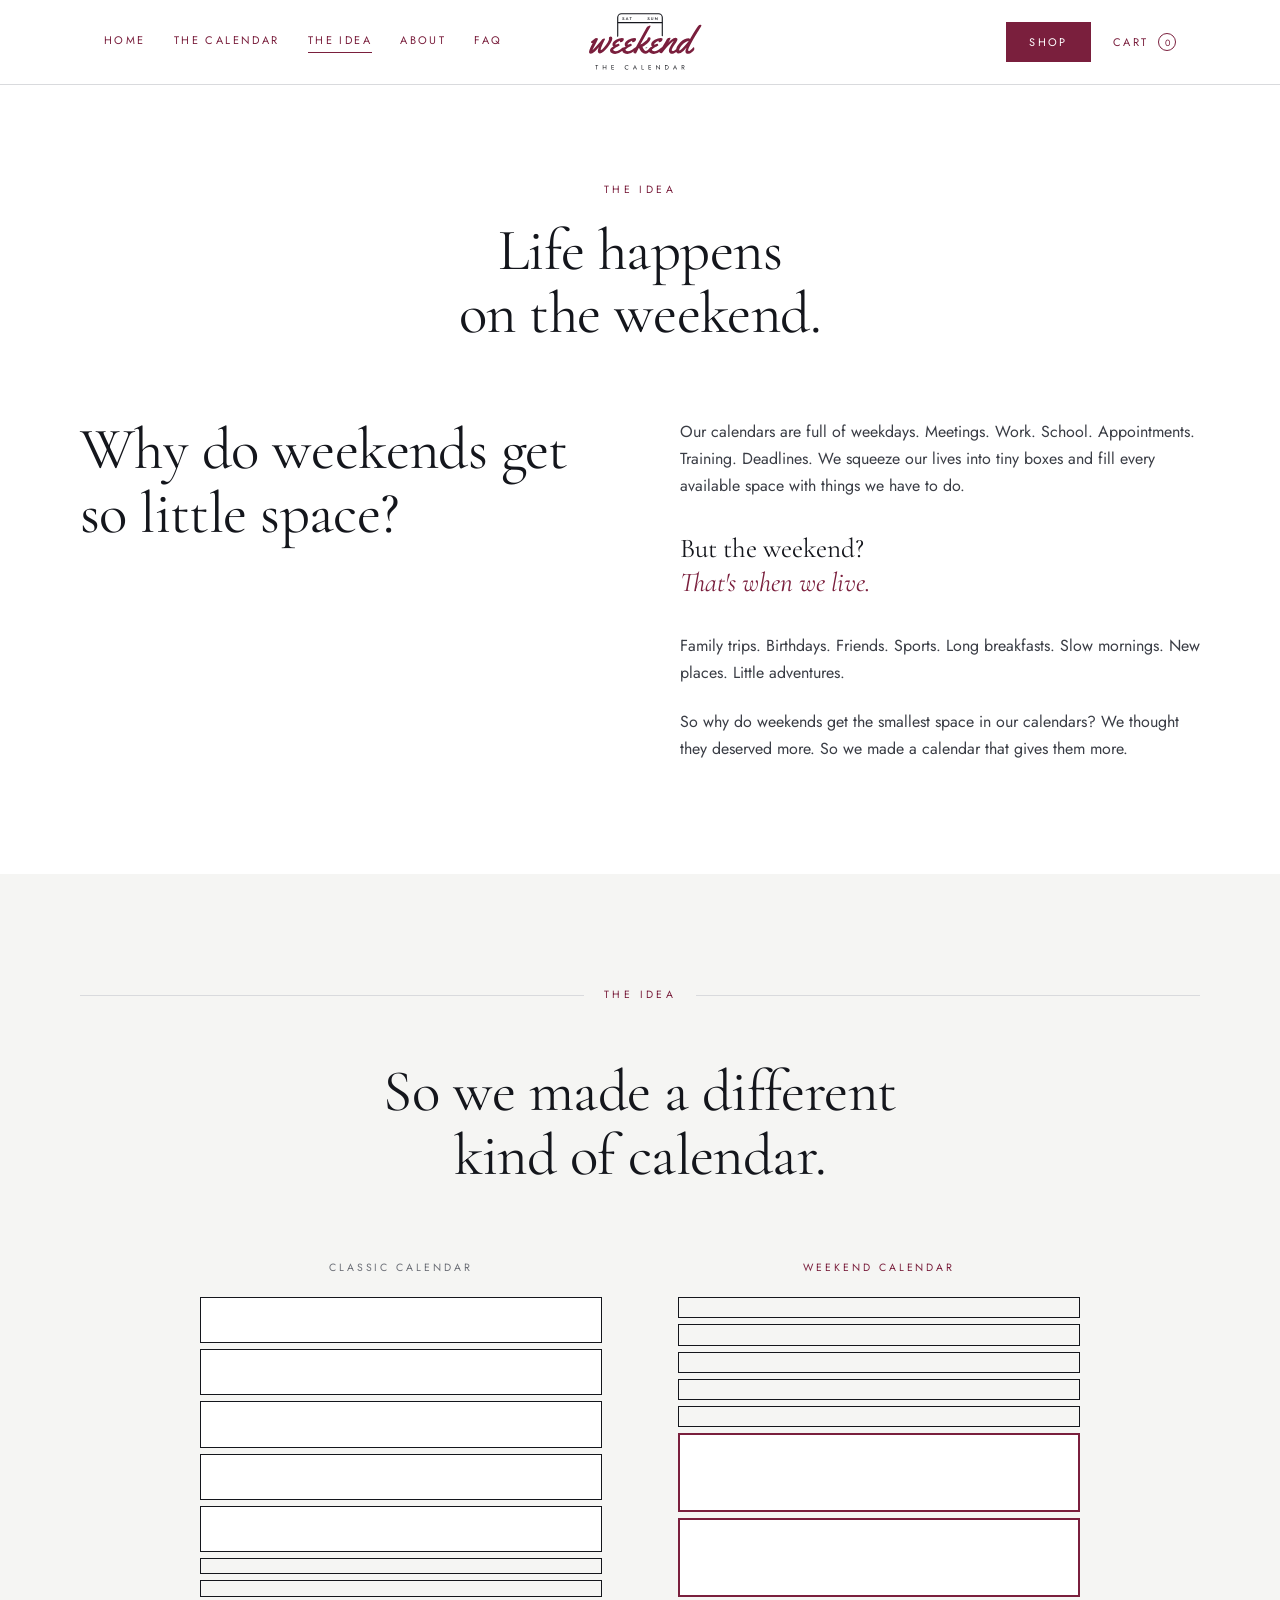
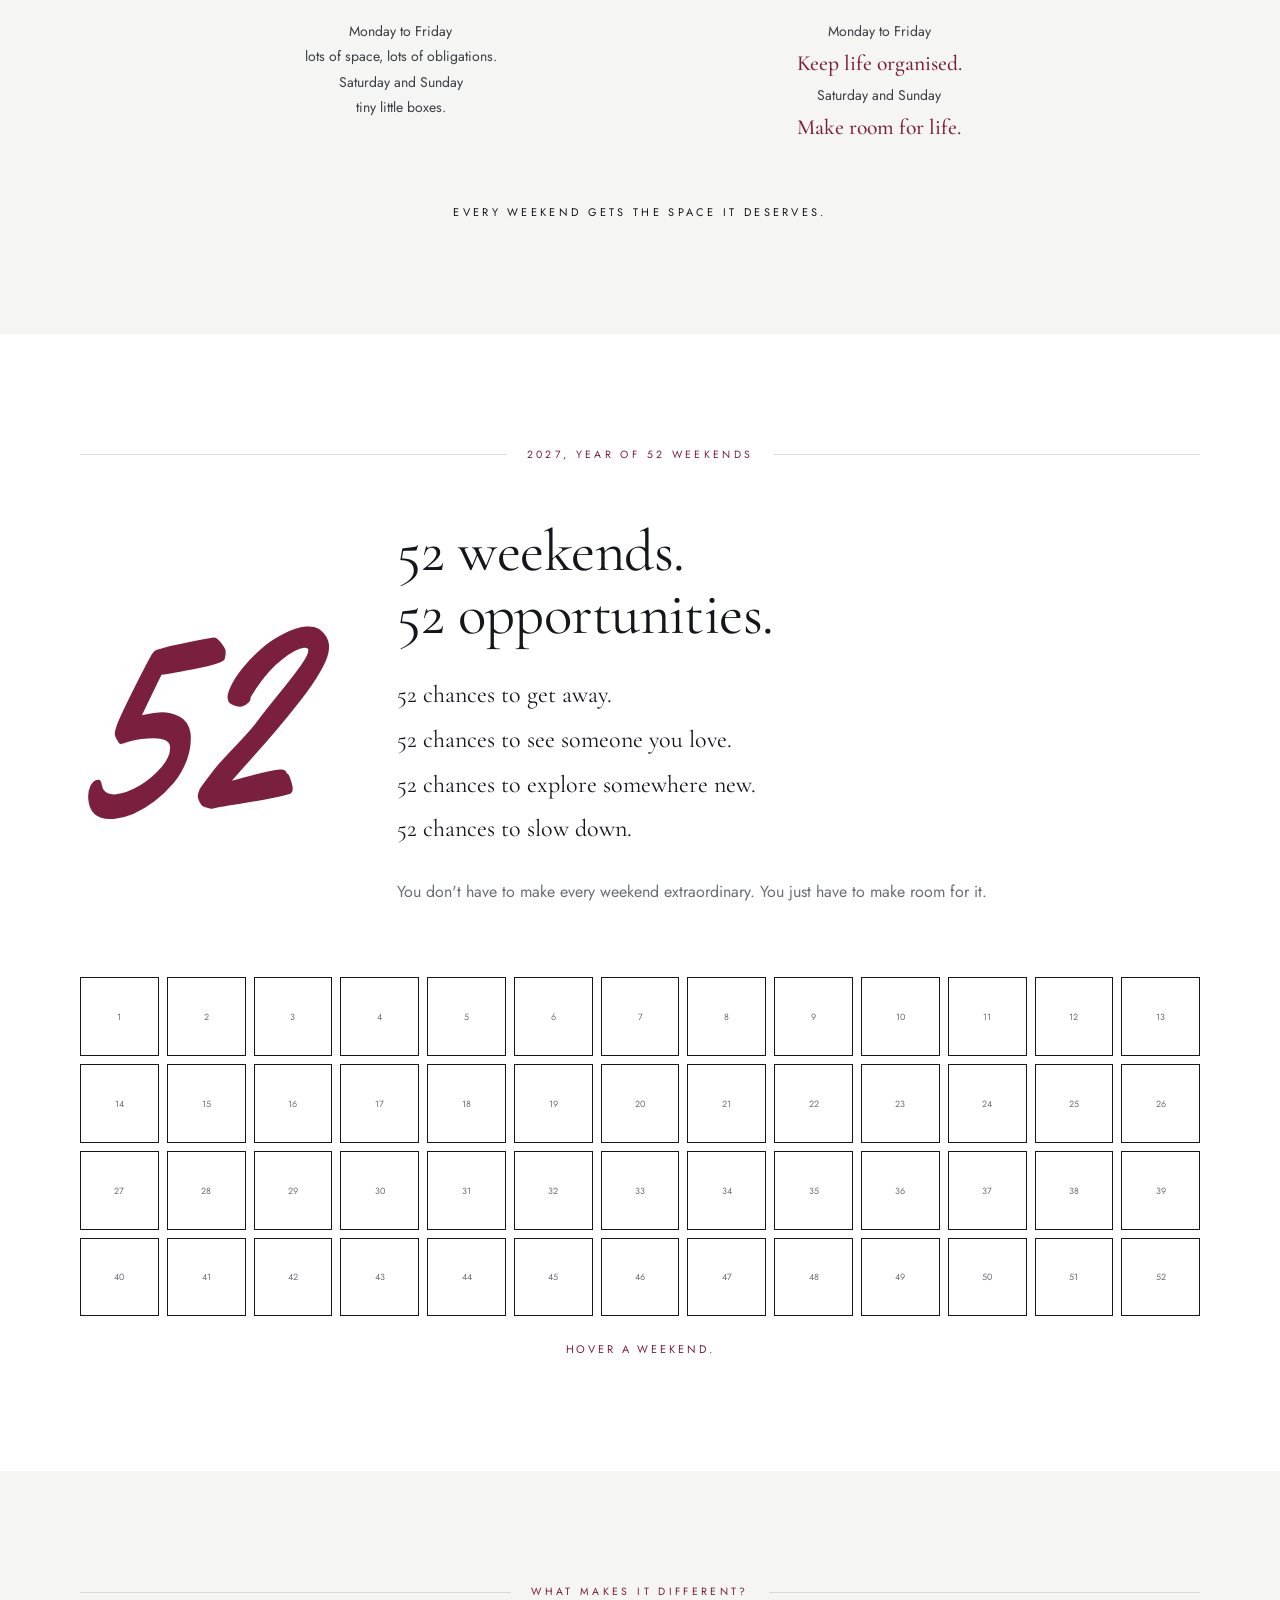
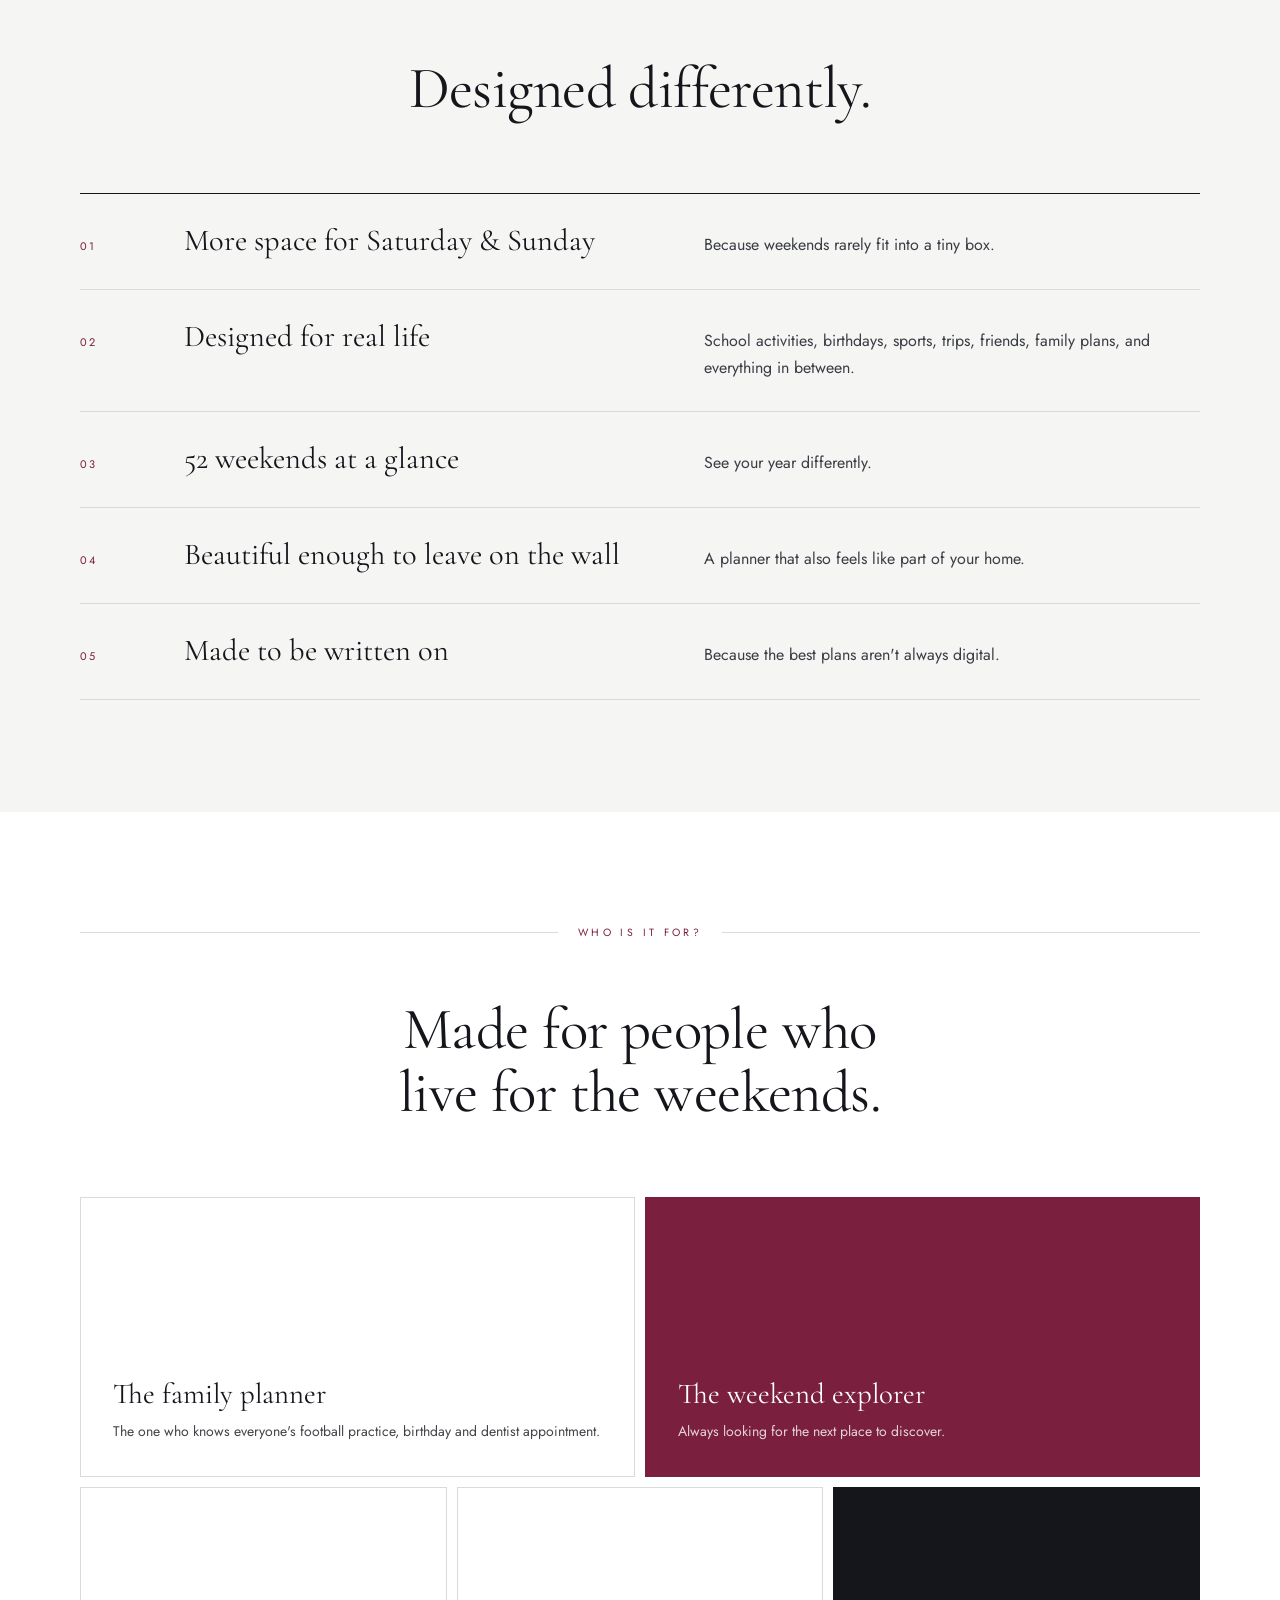
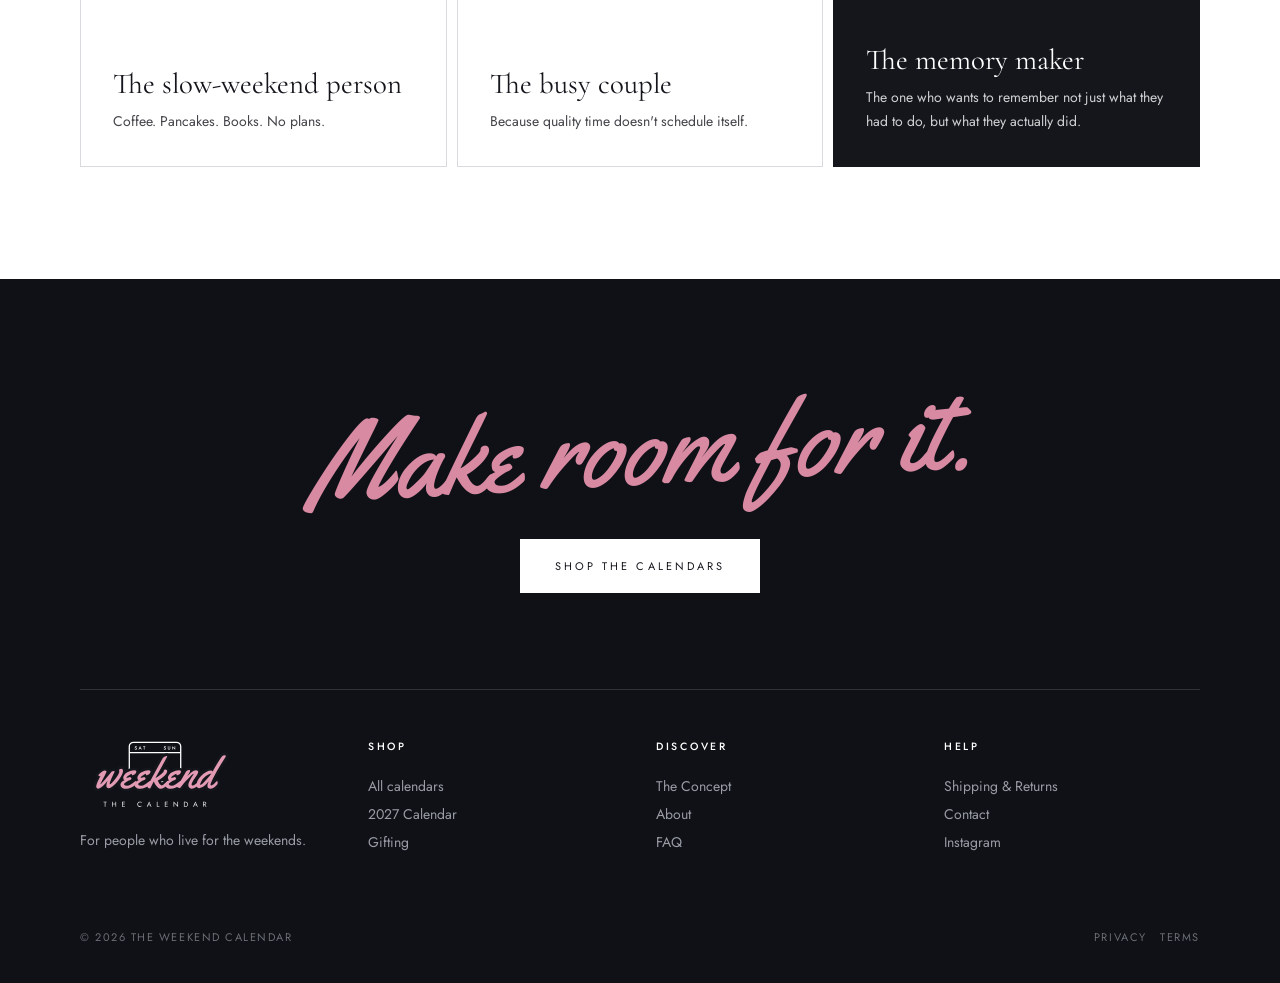
<file: idea.html>
<!doctype html>
<html lang="en">
<head>
<meta charset="utf-8">
<meta name="viewport" content="width=device-width, initial-scale=1">
<title>The Idea | The Weekend Calendar</title>
<meta name="description" content="Why we made a calendar around Saturday and Sunday.">
<link rel="preconnect" href="https://fonts.googleapis.com">
<link rel="preconnect" href="https://fonts.gstatic.com" crossorigin>
<link href="https://fonts.googleapis.com/css2?family=Cormorant+Garamond:ital,wght@0,400;0,500;1,400&family=Jost:wght@400;500&family=Yellowtail&display=swap" rel="stylesheet">
<link rel="icon" type="image/svg+xml" href="images/favicon.svg">
<link rel="stylesheet" href="styles.css">
</head>
<body>
<!-- Reusable calendar artwork. Replace with real product photos when ready. -->
<svg width="0" height="0" style="position:absolute" aria-hidden="true">
  <defs>
    <symbol id="page" viewBox="0 0 300 424">
      <rect width="300" height="424" fill="#fff"/>
      <text x="150" y="62" text-anchor="middle" class="svg-script" font-size="46" fill="#7a1f3d">March</text>
      <line x1="24" x2="276" y1="80" y2="80" stroke="#14161c" stroke-width=".5"/>
      <g stroke="#14161c" stroke-width=".6" fill="none">
        <rect x="24" y="96" width="252" height="66"/><line x1="150" x2="150" y1="96" y2="162"/>
        <rect x="24" y="170" width="252" height="66"/><line x1="150" x2="150" y1="170" y2="236"/>
        <rect x="24" y="244" width="252" height="66"/><line x1="150" x2="150" y1="244" y2="310"/>
        <rect x="24" y="318" width="252" height="66"/><line x1="150" x2="150" y1="318" y2="384"/>
      </g>
      <g class="svg-caps" font-size="7" fill="#14161c" letter-spacing="1.4">
        <text x="32" y="108">SAT 6</text><text x="158" y="108">SUN 7</text>
        <text x="32" y="182">SAT 13</text><text x="158" y="182">SUN 14</text>
        <text x="32" y="256">SAT 20</text><text x="158" y="256">SUN 21</text>
        <text x="32" y="330">SAT 27</text><text x="158" y="330">SUN 28</text>
      </g>
      <g stroke="#14161c" stroke-width=".4" opacity=".35">
        <line x1="32" x2="140" y1="132" y2="132"/><line x1="32" x2="140" y1="146" y2="146"/>
        <line x1="158" x2="268" y1="132" y2="132"/><line x1="158" x2="268" y1="146" y2="146"/>
        <line x1="32" x2="140" y1="206" y2="206"/><line x1="32" x2="140" y1="220" y2="220"/>
        <line x1="158" x2="268" y1="206" y2="206"/><line x1="158" x2="268" y1="220" y2="220"/>
        <line x1="32" x2="140" y1="280" y2="280"/><line x1="32" x2="140" y1="294" y2="294"/>
        <line x1="158" x2="268" y1="280" y2="280"/><line x1="158" x2="268" y1="294" y2="294"/>
        <line x1="32" x2="140" y1="354" y2="354"/><line x1="32" x2="140" y1="368" y2="368"/>
        <line x1="158" x2="268" y1="354" y2="354"/><line x1="158" x2="268" y1="368" y2="368"/>
      </g>
    </symbol>
    <symbol id="cover" viewBox="0 0 300 424">
      <rect width="300" height="424" fill="#7a1f3d"/>
      <g fill="none" stroke="#fff" stroke-width=".8">
        <path d="M70 250V150a80 80 0 0 1 160 0v100z"/>
        <path d="M86 250V150a64 64 0 0 1 128 0v100z" opacity=".7"/>
        <path d="M102 250V150a48 48 0 0 1 96 0v100z" opacity=".45"/>
      </g>
      <text x="150" y="168" text-anchor="middle" class="svg-serif" font-size="40" fill="#fff">2027</text>
      <text x="150" y="196" text-anchor="middle" class="svg-caps" font-size="6.5" letter-spacing="2" fill="#fff">52 WEEKENDS</text>
      <text x="150" y="312" text-anchor="middle" class="svg-script" font-size="30" fill="#fff">our family's</text>
      <text x="150" y="346" text-anchor="middle" class="svg-script" font-size="34" fill="#fff">Weekend Calendar</text>
      <line x1="120" x2="180" y1="372" y2="372" stroke="#fff" stroke-width=".5"/>
      <text x="150" y="392" text-anchor="middle" class="svg-caps" font-size="6" letter-spacing="1.8" fill="#fff">THE ____ FAMILY</text>
    </symbol>
  </defs>
</svg>

<header class="nav" id="top">
  <div class="nav__inner">
    <button class="nav__toggle" aria-label="Menu" aria-expanded="false"><span></span><span></span></button>
    <nav class="nav__links" aria-label="Main">
      <a href="index.html">Home</a>
      <a href="calendar.html#calendar">The Calendar</a>
      <a href="idea.html" class="on">The Idea</a>
      <a href="about.html">About</a>
      <a href="faq.html">FAQ</a>
    </nav>
    <a class="logo" href="index.html" aria-label="The Weekend Calendar, home"><img src="images/logo.svg" alt="The Weekend Calendar" width="122" height="60"></a>
    <div class="nav__right"><a class="nav__shop" href="shop.html">Shop</a><a class="cart" href="shop.html">Cart <span id="cartCount">0</span></a></div>
  </div>
</header>
<main>
<section class="pagehead"><p class="eyebrow">The idea</p><h1 class="display center">Life happens<br>on the weekend.</h1></section>
<!-- 2. WHY -->
<section class="block" id="why">
  <p class="label">Why a weekend calendar?</p>
  <div class="why">
    <h2 class="display">Why do weekends get<br>so little space?</h2>
    <div class="why__text">
      <p>Our calendars are full of weekdays. Meetings. Work. School. Appointments. Training. Deadlines. We squeeze our lives into tiny boxes and fill every available space with things we have to do.</p>
      <p class="pull">But the weekend?<br><em>That's when we live.</em></p>
      <p>Family trips. Birthdays. Friends. Sports. Long breakfasts. Slow mornings. New places. Little adventures.</p>
      <p>So why do weekends get the smallest space in our calendars? We thought they deserved more. So we made a calendar that gives them more.</p>
    </div>
  </div>
</section>
<!-- 3. DIFFERENT KIND OF CALENDAR -->
<section class="block block--tint" id="idea">
  <p class="label">The idea</p>
  <h2 class="display center">So we made a different<br>kind of calendar.</h2>
  <div class="compare">
    <figure class="compare__col">
      <figcaption>Classic calendar</figcaption>
      <div class="bars bars--classic" aria-hidden="true">
        <span class="wd"></span><span class="wd"></span><span class="wd"></span><span class="wd"></span><span class="wd"></span><span class="we"></span><span class="we"></span>
      </div>
      <p class="compare__note">Monday to Friday<br>lots of space, lots of obligations.<br>Saturday and Sunday<br>tiny little boxes.</p>
    </figure>
    <figure class="compare__col compare__col--new">
      <figcaption>Weekend Calendar</figcaption>
      <div class="bars bars--new" aria-hidden="true">
        <span class="wd"></span><span class="wd"></span><span class="wd"></span><span class="wd"></span><span class="wd"></span><span class="we"></span><span class="we"></span>
      </div>
      <p class="compare__note">Monday to Friday<br><b>Keep life organised.</b><br>Saturday and Sunday<br><b>Make room for life.</b></p>
    </figure>
  </div>
  <p class="center small-caps">Every weekend gets the space it deserves.</p>
</section>
<!-- 4. 52 WEEKENDS -->
<section class="block" id="weekends">
  <p class="label">2027, year of 52 weekends</p>
  <div class="fifty">
    <div class="fifty__num" aria-hidden="true">52</div>
    <div class="fifty__copy">
      <h2 class="display">52 weekends.<br>52 opportunities.</h2>
      <ul class="chances">
        <li>52 chances to get away.</li>
        <li>52 chances to see someone you love.</li>
        <li>52 chances to explore somewhere new.</li>
        <li>52 chances to slow down.</li>
      </ul>
      <p class="muted">You don't have to make every weekend extraordinary. You just have to make room for it.</p>
    </div>
  </div>
  <div class="grid52" id="grid52" aria-label="All 52 weekends of 2027"></div>
  <p class="grid52__cap" id="grid52Cap">Hover a weekend.</p>
</section>
<!-- 5. FEATURES -->
<section class="block block--tint">
  <p class="label">What makes it different?</p>
  <h2 class="display center">Designed differently.</h2>
  <ol class="features">
    <li><span>01</span><h3>More space for Saturday &amp; Sunday</h3><p>Because weekends rarely fit into a tiny box.</p></li>
    <li><span>02</span><h3>Designed for real life</h3><p>School activities, birthdays, sports, trips, friends, family plans, and everything in between.</p></li>
    <li><span>03</span><h3>52 weekends at a glance</h3><p>See your year differently.</p></li>
    <li><span>04</span><h3>Beautiful enough to leave on the wall</h3><p>A planner that also feels like part of your home.</p></li>
    <li><span>05</span><h3>Made to be written on</h3><p>Because the best plans aren't always digital.</p></li>
  </ol>
</section>
<!-- 6. WHO FOR -->
<section class="block" id="who">
  <p class="label">Who is it for?</p>
  <h2 class="display center">Made for people who<br>live for the weekends.</h2>
  <div class="mosaic">
    <article class="tile tile--a"><h3>The family planner</h3><p>The one who knows everyone's football practice, birthday and dentist appointment.</p></article>
    <article class="tile tile--b tile--blue"><h3>The weekend explorer</h3><p>Always looking for the next place to discover.</p></article>
    <article class="tile tile--c"><h3>The slow-weekend person</h3><p>Coffee. Pancakes. Books. No plans.</p></article>
    <article class="tile tile--d"><h3>The busy couple</h3><p>Because quality time doesn't schedule itself.</p></article>
    <article class="tile tile--e tile--dark"><h3>The memory maker</h3><p>The one who wants to remember not just what they had to do, but what they actually did.</p></article>
  </div>
</section>
</main>
<footer class="footer">
  <div class="footer__inner">
    <p class="footer__script">Make room for it.</p>
    <a class="btn btn--light" href="shop.html">Shop the calendars</a>
    <div class="footer__cols">
      <div><img class="footer__logo" src="images/logo-dark.svg" alt="The Weekend Calendar" width="150" height="74"><p>For people who live for the weekends.</p></div>
      <div><h4>Shop</h4><a href="shop.html">All calendars</a><a href="calendar.html#calendar">2027 Calendar</a><a href="calendar.html#gift">Gifting</a></div>
      <div><h4>Discover</h4><a href="idea.html">The Concept</a><a href="about.html">About</a><a href="faq.html">FAQ</a></div>
      <div><h4>Help</h4><a href="faq.html">Shipping &amp; Returns</a><a href="mailto:hello@example.com">Contact</a><a href="#">Instagram</a></div>
    </div>
    <p class="footer__legal"><span>&copy; 2026 The Weekend Calendar</span><span><a href="#">Privacy</a> &nbsp; <a href="#">Terms</a></span></p>
  </div>
</footer>
<script src="script.js"></script>
</body>
</html>
</file>
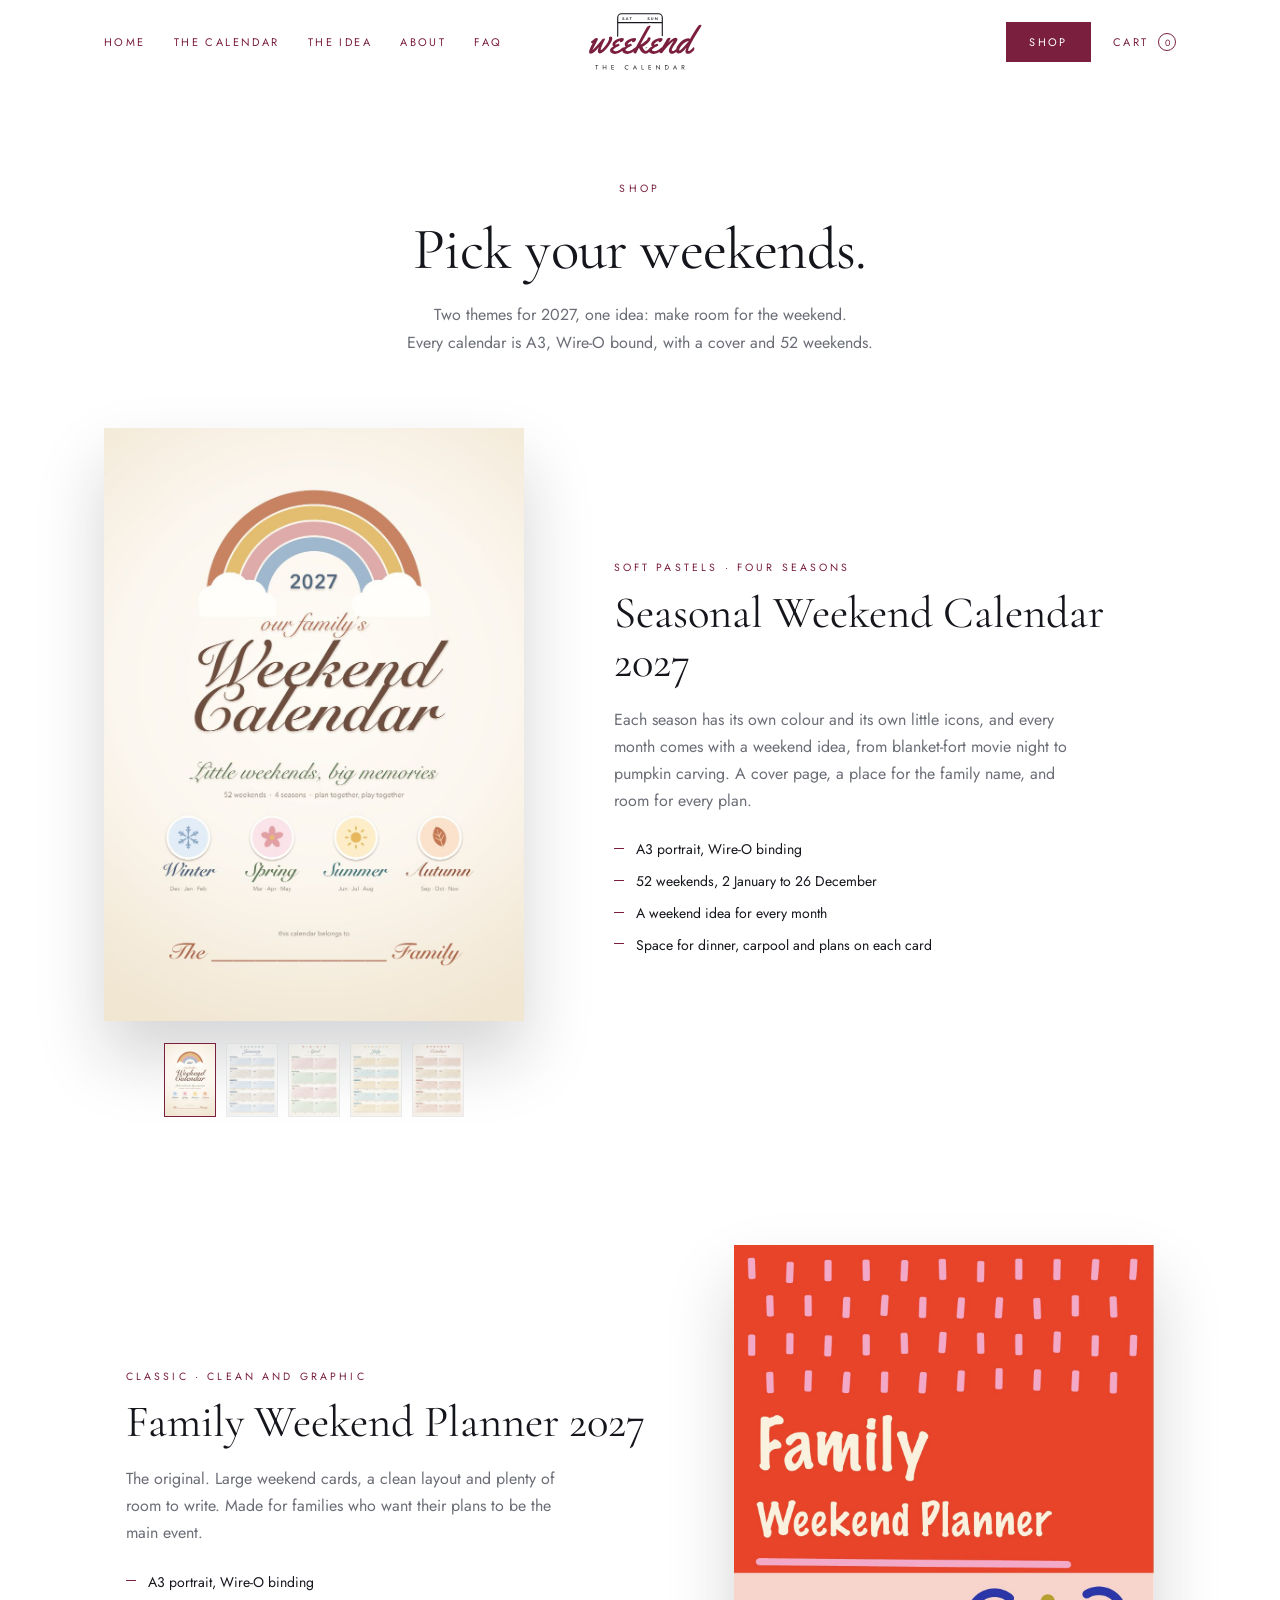
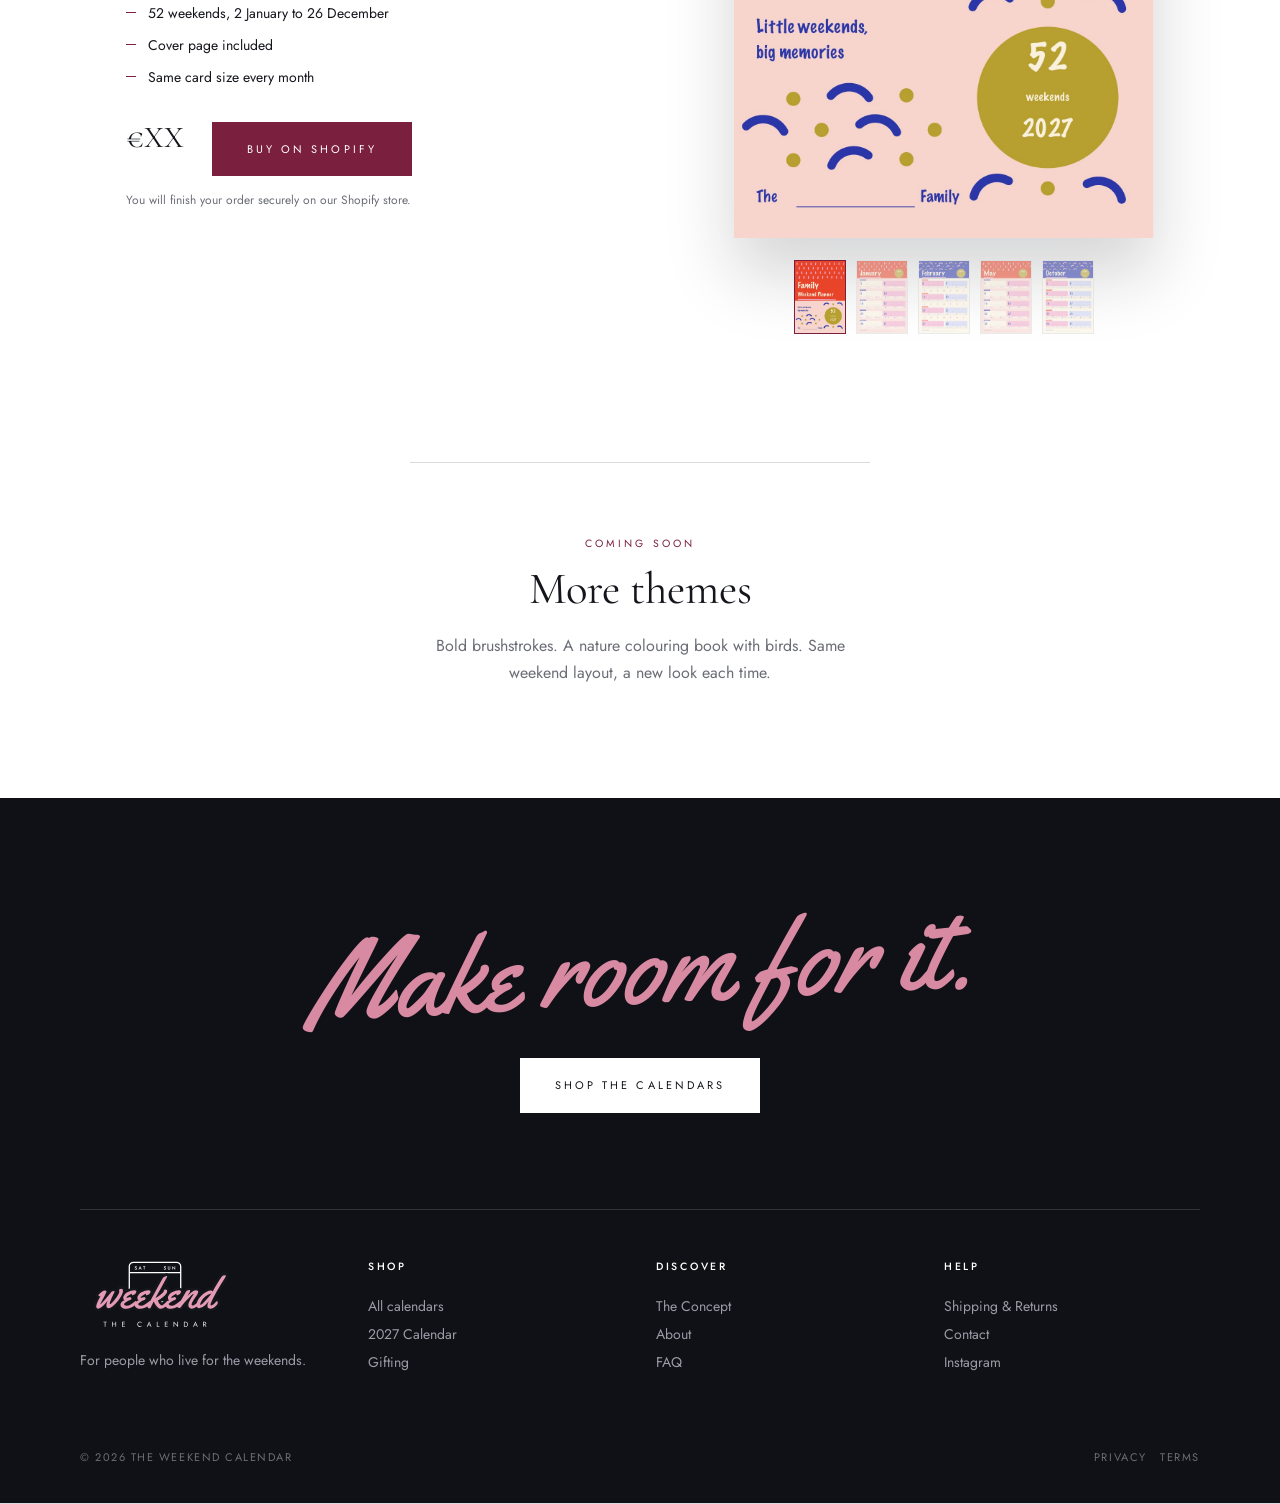
<file: shop.html>
<!doctype html>
<html lang="en">
<head>
<meta charset="utf-8">
<meta name="viewport" content="width=device-width, initial-scale=1">
<title>Shop | The Weekend Calendar</title>
<meta name="description" content="Shop the 2027 Weekend Calendars: A3, Wire-O bound, 52 weekends. Choose your theme.">
<link rel="preconnect" href="https://fonts.googleapis.com">
<link rel="preconnect" href="https://fonts.gstatic.com" crossorigin>
<link href="https://fonts.googleapis.com/css2?family=Cormorant+Garamond:ital,wght@0,400;0,500;1,400&family=Jost:wght@400;500&family=Yellowtail&display=swap" rel="stylesheet">
<link rel="icon" type="image/svg+xml" href="images/favicon.svg">
<link rel="stylesheet" href="styles.css">
</head>
<body>
<!-- Reusable calendar artwork. Replace with real product photos when ready. -->


<header class="nav" id="top">
  <div class="nav__inner">
    <button class="nav__toggle" aria-label="Menu" aria-expanded="false"><span></span><span></span></button>
    <nav class="nav__links" aria-label="Main">
      <a href="index.html">Home</a>
      <a href="calendar.html#calendar">The Calendar</a>
      <a href="idea.html">The Idea</a>
      <a href="about.html">About</a>
      <a href="faq.html">FAQ</a>
    </nav>
    <a class="logo" href="index.html" aria-label="The Weekend Calendar, home"><img src="images/logo.svg" alt="The Weekend Calendar" width="122" height="60"></a>
    <div class="nav__right"><a class="nav__shop" href="shop.html">Shop</a><a class="cart" href="shop.html">Cart <span id="cartCount">0</span></a></div>
  </div>
<main>
<section class="pagehead">
  <p class="eyebrow">Shop</p>
  <h1 class="display center">Pick your weekends.</h1>
  <p class="shop__sub">Two themes for 2027, one idea: make room for the weekend.<br>Every calendar is A3, Wire-O bound, with a cover and 52 weekends.</p>
</section>
<section class="block shop" id="shop">
  <article class="item">
    <div class="item__gallery">
      <div class="item__main"><img src="images/s-cover.jpg" alt="Seasonal Weekend Calendar 2027, cover" id="main1"></div>
      <div class="item__thumbs" data-main="main1"><button class="thumb is-on" data-src="images/s-cover.jpg" aria-label="cover"><img src="images/s-cover.jpg" alt="" loading="lazy"></button><button class="thumb" data-src="images/s-jan.jpg" aria-label="January"><img src="images/s-jan.jpg" alt="" loading="lazy"></button><button class="thumb" data-src="images/s-apr.jpg" aria-label="April"><img src="images/s-apr.jpg" alt="" loading="lazy"></button><button class="thumb" data-src="images/s-jul.jpg" aria-label="July"><img src="images/s-jul.jpg" alt="" loading="lazy"></button><button class="thumb" data-src="images/s-oct.jpg" aria-label="October"><img src="images/s-oct.jpg" alt="" loading="lazy"></button></div>
    </div>
    <div class="item__info">
      <p class="item__tag">Soft pastels &middot; four seasons</p>
      <h2 class="item__name">Seasonal Weekend Calendar 2027</h2>
      <p class="item__desc">Each season has its own colour and its own little icons, and every month comes with a weekend idea, from blanket-fort movie night to pumpkin carving. A cover page, a place for the family name, and room for every plan.</p>
      <ul class="item__bul"><li>A3 portrait, Wire-O binding</li><li>52 weekends, 2 January to 26 December</li><li>A weekend idea for every month</li><li>Space for dinner, carpool and plans on each card</li></ul>
      <div class="item__buy item__buy--shopify" id="buy-seasonal"></div>
    </div>
  </article>
  <article class="item">
    <div class="item__gallery">
      <div class="item__main"><img src="images/cover.jpg" alt="Family Weekend Planner 2027, cover" id="main2"></div>
      <div class="item__thumbs" data-main="main2"><button class="thumb is-on" data-src="images/cover.jpg" aria-label="cover"><img src="images/cover.jpg" alt="" loading="lazy"></button><button class="thumb" data-src="images/jan.jpg" aria-label="January"><img src="images/jan.jpg" alt="" loading="lazy"></button><button class="thumb" data-src="images/feb.jpg" aria-label="February"><img src="images/feb.jpg" alt="" loading="lazy"></button><button class="thumb" data-src="images/may.jpg" aria-label="May"><img src="images/may.jpg" alt="" loading="lazy"></button><button class="thumb" data-src="images/oct.jpg" aria-label="October"><img src="images/oct.jpg" alt="" loading="lazy"></button></div>
    </div>
    <div class="item__info">
      <p class="item__tag">Classic &middot; clean and graphic</p>
      <h2 class="item__name">Family Weekend Planner 2027</h2>
      <p class="item__desc">The original. Large weekend cards, a clean layout and plenty of room to write. Made for families who want their plans to be the main event.</p>
      <ul class="item__bul"><li>A3 portrait, Wire-O binding</li><li>52 weekends, 2 January to 26 December</li><li>Cover page included</li><li>Same card size every month</li></ul>
      <div class="item__buy">
        <p class="price">&euro;XX</p>
        <a class="btn" href="https://YOUR-STORE.myshopify.com/products/family-weekend-planner-2027" target="_blank" rel="noopener">Buy on Shopify</a>
      </div>
      <p class="muted tiny">You will finish your order securely on our Shopify store.</p>
    </div>
  </article>
  <article class="item item--soon">
    <div class="item__info">
      <p class="item__tag">Coming soon</p>
      <h2 class="item__name">More themes</h2>
      <p class="item__desc">Bold brushstrokes. A nature colouring book with birds. Same weekend layout, a new look each time.</p>
    </div>
  </article>
</section>
</main>
</main>
<footer class="footer">
  <div class="footer__inner">
    <p class="footer__script">Make room for it.</p>
    <a class="btn btn--light" href="shop.html">Shop the calendars</a>
    <div class="footer__cols">
      <div><img class="footer__logo" src="images/logo-dark.svg" alt="The Weekend Calendar" width="150" height="74"><p>For people who live for the weekends.</p></div>
      <div><h4>Shop</h4><a href="shop.html">All calendars</a><a href="calendar.html#calendar">2027 Calendar</a><a href="calendar.html#gift">Gifting</a></div>
      <div><h4>Discover</h4><a href="idea.html">The Concept</a><a href="about.html">About</a><a href="faq.html">FAQ</a></div>
      <div><h4>Help</h4><a href="faq.html">Shipping &amp; Returns</a><a href="mailto:hello@example.com">Contact</a><a href="#">Instagram</a></div>
    </div>
    <p class="footer__legal"><span>&copy; 2026 The Weekend Calendar</span><span><a href="#">Privacy</a> &nbsp; <a href="#">Terms</a></span></p>
  </div>
</footer>
<script src="script.js"></script>
</body>
</html>
</file>
<file: styles.css>
:root{
  --ink:#14161c; --paper:#fff; --tint:#f5f5f3; --line:#d9dadd; --muted:#6b6e76;
  --accent:#7a1f3d;            /* change this one value to retheme */
  --serif:"Cormorant Garamond",Georgia,serif;
  --sans:"Jost","Helvetica Neue",Arial,sans-serif;
  --script:"Yellowtail","Snell Roundhand",cursive;
  --w:1120px;
}
*{box-sizing:border-box;margin:0;padding:0}
html{scroll-behavior:smooth;scroll-padding-top:80px}
body{font-family:var(--sans);color:var(--ink);background:var(--paper);line-height:1.7;font-size:16px;-webkit-font-smoothing:antialiased}
a{color:inherit;text-decoration:none}
ul,ol{list-style:none}
.svg-script{font-family:var(--script)} .svg-serif{font-family:var(--serif)} .svg-caps{font-family:var(--sans)}

/* NAV */
.nav{position:sticky;top:0;z-index:20;background:rgba(255,255,255,.94);backdrop-filter:blur(8px);border-bottom:1px solid var(--line)}
.nav__inner{max-width:var(--w);margin:0 auto;padding:0 24px;height:68px;display:grid;grid-template-columns:1fr auto 1fr;align-items:center}
.nav__links{display:flex;gap:28px}
.nav__links a,.cart{font-size:11px;letter-spacing:.22em;text-transform:uppercase;color:var(--accent);transition:opacity .2s}
.nav__links a:hover,.cart:hover{opacity:.55}
.logo{font-size:15px;letter-spacing:.42em;text-align:center;line-height:1.1;font-weight:500;padding-left:.42em}
.logo small{display:block;font-size:8px;letter-spacing:.7em;color:var(--muted);margin-top:4px;padding-left:.7em}
.cart{justify-self:end}
.cart span{display:inline-grid;place-items:center;min-width:18px;height:18px;border:1px solid var(--accent);border-radius:50%;font-size:9px;letter-spacing:0;margin-left:4px}
.nav__toggle{display:none}

/* TYPE */
.eyebrow,.label{font-size:10.5px;letter-spacing:.32em;text-transform:uppercase;color:var(--accent);text-align:center}
.label{display:flex;align-items:center;gap:20px;margin-bottom:56px}
.label::before,.label::after{content:"";flex:1;height:1px;background:var(--line)}
.label--light{color:#fff}.label--light::before,.label--light::after{background:rgba(255,255,255,.3)}
.display{font-family:var(--serif);font-weight:400;font-size:clamp(2.2rem,4.6vw,3.9rem);line-height:1.08;letter-spacing:-.01em}
.display--light{color:#fff}
.center{text-align:center}
.muted{color:var(--muted)} .tiny{font-size:12px}
.small-caps{font-size:11px;letter-spacing:.3em;text-transform:uppercase;margin-top:56px}
.pull{font-family:var(--serif);font-size:1.7rem;line-height:1.25;color:var(--ink)}
.pull em{color:var(--accent)}

.block{max-width:none;padding:112px 24px}
.block>*{max-width:var(--w);margin-left:auto;margin-right:auto}
.block--tint{background:var(--tint)}

/* HERO */

/* WHY */
.why{display:grid;grid-template-columns:1fr 1fr;gap:80px;align-items:start}
.why__text{display:grid;gap:22px;color:#3a3d45}
.why__text .pull{margin:10px 0}

/* COMPARE */
.compare{display:grid;grid-template-columns:1fr 1fr;gap:clamp(24px,6vw,96px);margin-top:72px;max-width:880px}
.compare__col figcaption{font-size:10.5px;letter-spacing:.28em;text-transform:uppercase;color:var(--muted);margin-bottom:20px;text-align:center}
.compare__col--new figcaption{color:var(--accent)}
.bars{display:flex;flex-direction:column;gap:6px;height:300px}
.bars span{display:block;border:1px solid var(--ink);background:#fff}
.bars--classic .wd{flex:3}.bars--classic .we{flex:1;background:var(--tint)}
.bars--new .wd{flex:1;background:var(--tint)}.bars--new .we{flex:4;border-color:var(--accent);background:#fff;box-shadow:inset 0 0 0 1px var(--accent)}
.compare__note{margin-top:22px;text-align:center;font-size:14px;color:#3a3d45;line-height:1.8}
.compare__note b{font-family:var(--serif);font-weight:500;font-size:1.35rem;color:var(--accent)}

/* 52 */
.fifty{display:grid;grid-template-columns:auto 1fr;gap:clamp(32px,8vw,120px);align-items:center;margin-bottom:72px}
.fifty__num{font-family:var(--script);font-size:clamp(9rem,22vw,18rem);line-height:.8;color:var(--accent);transform:rotate(-5deg)}
.chances{margin:28px 0;display:grid;gap:4px;font-family:var(--serif);font-size:1.5rem}
.grid52{display:grid;grid-template-columns:repeat(13,1fr);gap:8px}
.grid52 button{aspect-ratio:1;border:1px solid var(--ink);background:#fff;cursor:pointer;transition:all .2s;font:inherit;font-size:9px;color:var(--muted)}
.grid52 button:hover,.grid52 button:focus-visible{background:var(--accent);border-color:var(--accent);color:#fff;transform:translateY(-3px);outline:none}
.grid52__cap{text-align:center;margin-top:24px;font-size:11px;letter-spacing:.26em;text-transform:uppercase;color:var(--accent);min-height:1.7em}

/* FEATURES */
.features{margin-top:72px;border-top:1px solid var(--ink)}
.features li{display:grid;grid-template-columns:80px 1fr 1fr;gap:24px;padding:30px 0;border-bottom:1px solid var(--line);align-items:baseline}
.features span{font-size:11px;letter-spacing:.2em;color:var(--accent)}
.features h3{font-family:var(--serif);font-weight:400;font-size:1.9rem;line-height:1.15}
.features p{color:#3a3d45}

/* MOSAIC */
.mosaic{display:grid;grid-template-columns:repeat(6,1fr);gap:10px;margin-top:72px}
.tile{padding:32px;min-height:280px;display:flex;flex-direction:column;justify-content:flex-end;border:1px solid var(--line);transition:transform .3s}
.tile:hover{transform:translateY(-4px)}
.tile h3{font-family:var(--serif);font-weight:400;font-size:1.8rem;line-height:1.1;margin-bottom:10px}
.tile p{font-size:14px;color:inherit;opacity:.8}
.tile--a{grid-column:span 3}.tile--b{grid-column:span 3}
.tile--c,.tile--d,.tile--e{grid-column:span 2}
.tile--blue{background:var(--accent);border-color:var(--accent);color:#fff}
.tile--dark{background:var(--ink);border-color:var(--ink);color:#fff}

/* PRODUCT */
.product__row{display:grid;grid-template-columns:1fr auto 1fr;gap:clamp(24px,6vw,96px);align-items:center;margin-top:72px}
.product__name{font-size:11px;letter-spacing:.26em;text-transform:uppercase;font-weight:500}
.product__spec{font-size:12px;letter-spacing:.14em;text-transform:uppercase;color:var(--muted);margin:8px 0 28px}
.bullets{display:grid;gap:8px;font-size:15px}
.bullets li::before{content:"";display:inline-block;width:18px;height:1px;background:var(--accent);vertical-align:middle;margin-right:12px}
.product__visual{text-align:center}
.product__slide{position:relative;width:min(340px,70vw);aspect-ratio:300/424;margin:0 auto;box-shadow:0 40px 70px rgba(20,22,28,.22)}
.product__art{position:absolute;inset:0;width:100%;height:100%;object-fit:cover;opacity:0;transition:opacity .5s}
.product__art.is-on{opacity:1}
.dots{display:flex;gap:10px;justify-content:center;margin-top:28px}
.dots button{width:7px;height:7px;border-radius:50%;border:1px solid var(--ink);background:none;cursor:pointer;padding:0}
.dots button.is-on{background:var(--ink)}
.product__buy{text-align:center}
.price{font-family:var(--serif);font-size:3rem;line-height:1;margin-bottom:22px}
.btn{display:inline-block;font:inherit;font-size:11px;letter-spacing:.28em;text-transform:uppercase;padding:17px 34px;border:1px solid var(--accent);background:var(--accent);color:#fff;cursor:pointer;transition:all .25s}
.btn:hover{background:transparent;color:var(--accent)}
.btn--light{background:#fff;border-color:#fff;color:var(--ink)}
.btn--light:hover{background:transparent;color:#fff}
.product__buy .tiny{margin-top:14px}

/* IMAGINE */
.imagine{text-align:center}
.imagine__lead{font-family:var(--serif);font-size:clamp(1.8rem,3.4vw,2.8rem);line-height:1.2}
.imagine__list{display:grid;grid-template-columns:repeat(5,1fr);margin:64px auto;border-top:1px solid var(--ink)}
.imagine__list li{padding:24px 12px;border-right:1px solid var(--line);font-family:var(--serif);font-size:1.25rem;line-height:1.3}
.imagine__list li:last-child{border-right:0}
.imagine__list b{display:block;font-family:var(--sans);font-weight:500;font-size:10.5px;letter-spacing:.28em;text-transform:uppercase;color:var(--accent);margin-bottom:8px}
.script-line{font-family:var(--script);font-size:clamp(2.4rem,5vw,4rem);color:var(--accent);line-height:1.1}

/* GIFT */
.gift{padding-top:0}
.gift__panel{background:var(--accent);color:#fff;text-align:center;padding:96px 24px;max-width:var(--w)}
.gift__sub{font-family:var(--serif);font-style:italic;font-size:1.5rem;margin:22px 0 40px}
.gift__for{font-size:10.5px;letter-spacing:.3em;text-transform:uppercase;opacity:.75;margin-bottom:16px}
.chips{display:flex;flex-wrap:wrap;gap:10px;justify-content:center;margin-bottom:44px}
.chips li{font-size:11px;letter-spacing:.18em;text-transform:uppercase;border:1px solid rgba(255,255,255,.5);padding:8px 16px}

/* ABOUT */
.about{display:grid;grid-template-columns:1fr 1.1fr;gap:80px}
.about__lead{font-family:var(--serif);font-style:italic;font-size:1.6rem;color:var(--accent);margin-top:28px;line-height:1.3}
.about__text{display:grid;gap:20px;color:#3a3d45}

/* FAQ */
.faq{max-width:760px;margin-top:56px;border-top:1px solid var(--ink)}
.faq details{border-bottom:1px solid var(--line)}
.faq summary{list-style:none;cursor:pointer;padding:24px 0;font-family:var(--serif);font-size:1.5rem;display:flex;justify-content:space-between;align-items:center}
.faq summary::-webkit-details-marker{display:none}
.faq summary::after{content:"+";font-family:var(--sans);font-weight:300;color:var(--accent);transition:transform .25s}
.faq details[open] summary::after{transform:rotate(45deg)}
.faq details p{padding:0 0 24px;color:#3a3d45;max-width:60ch}

/* FOOTER */
.footer{background:#0f1116;color:#c9cbd1;padding:112px 24px 36px;text-align:center}
.footer__inner{max-width:var(--w);margin:0 auto}
.footer__script{font-family:var(--script);font-size:clamp(3.4rem,9vw,7rem);color:#d98aa3;line-height:1;margin-bottom:36px;transform:rotate(-3deg)}
.footer__cols{display:grid;grid-template-columns:repeat(4,1fr);gap:32px;text-align:left;margin-top:96px;padding-top:48px;border-top:1px solid rgba(255,255,255,.14)}
.footer h4{font-size:10.5px;letter-spacing:.26em;text-transform:uppercase;color:#fff;font-weight:500;margin-bottom:16px}
.footer__cols a,.footer__cols p{display:block;font-size:14px;line-height:2;color:#9a9da6}
.footer__cols a:hover{color:#fff}
.footer__legal{display:flex;justify-content:space-between;margin-top:72px;font-size:11px;letter-spacing:.14em;text-transform:uppercase;color:#6b6e76}

/* REVEAL */
.rv{opacity:0;transform:translateY(22px);transition:opacity .9s ease,transform .9s ease}
.rv.in{opacity:1;transform:none}
@media (prefers-reduced-motion:reduce){.rv{opacity:1;transform:none;transition:none}html{scroll-behavior:auto}}

/* MOBILE */
@media (max-width:860px){
  .block{padding:80px 20px}
  .nav__inner{grid-template-columns:44px 1fr auto;padding:0 16px}
  .nav__toggle{display:block;width:32px;height:32px;background:none;border:0;position:relative}
  .nav__toggle span{position:absolute;left:4px;right:4px;height:1px;background:var(--accent);transition:.25s}
  .nav__toggle span:first-child{top:12px}.nav__toggle span:last-child{top:19px}
  .nav__toggle[aria-expanded=true] span:first-child{top:16px;transform:rotate(45deg)}
  .nav__toggle[aria-expanded=true] span:last-child{top:16px;transform:rotate(-45deg)}
  .nav__links{position:absolute;top:68px;left:0;right:0;background:#fff;flex-direction:column;gap:0;border-bottom:1px solid var(--line);display:none}
  .nav__links.open{display:flex}
  .nav__links a{padding:18px 24px;border-top:1px solid var(--line)}
  .why,.about,.fifty,.product__row{grid-template-columns:1fr;gap:48px}
  .fifty{text-align:center}.fifty__num{justify-self:center}.chances{justify-items:center}
  .features li{grid-template-columns:44px 1fr;gap:6px 16px}.features p{grid-column:2}
  .mosaic{grid-template-columns:1fr}.tile{grid-column:auto!important;min-height:200px}
  .grid52{grid-template-columns:repeat(8,1fr);gap:6px}
  .imagine__list{grid-template-columns:1fr 1fr}.imagine__list li{border-bottom:1px solid var(--line)}
  .product__info{order:2}.product__buy{order:3}.product__visual{order:1}
  .product__info{text-align:left}.bullets{justify-items:start}
  .footer__cols{grid-template-columns:1fr 1fr}.footer__legal{flex-direction:column;gap:10px}
  .compare{gap:20px}.bars{height:220px}
}

/* MULTI-PAGE */
.nav__links a.on{border-bottom:1px solid var(--accent);padding-bottom:3px}
.pagehead{padding:96px 24px 0}
.pagehead .eyebrow{margin-bottom:20px}
.pagehead+.block{padding-top:72px}
.pagehead+.block .label{display:none}
.teaser{display:grid;grid-template-columns:minmax(220px,340px) 1fr;gap:clamp(32px,8vw,120px);align-items:center;max-width:var(--w)}
.teaser img{width:100%;height:auto;display:block;box-shadow:0 40px 70px rgba(20,22,28,.22)}
a.btn{text-decoration:none}
@media (max-width:860px){.teaser{grid-template-columns:1fr}.teaser img{max-width:280px;margin:0 auto}.pagehead{padding-top:64px}}

/* HERO 2 */
.hero2{max-width:var(--w);margin:0 auto;padding:88px 24px 72px;display:grid;grid-template-columns:1.05fr 1fr;gap:clamp(24px,5vw,72px);align-items:center}
.eyebrow--left{text-align:left;margin-bottom:28px}
.hero2__h{font-family:var(--serif);font-weight:400;font-size:clamp(3rem,6.4vw,5.6rem);line-height:1;letter-spacing:-.015em}
.hero2__h span{font-family:var(--script);color:var(--accent);font-size:1.12em;line-height:.9}
.hero2__sub{margin-top:28px;max-width:46ch;color:#4a4d56;font-size:17px}
.hero2__cta{display:flex;align-items:center;gap:32px;margin-top:40px;flex-wrap:wrap}
.link{font-size:11px;letter-spacing:.24em;text-transform:uppercase;border-bottom:1px solid var(--ink);padding-bottom:4px}
.link:hover{color:var(--accent);border-color:var(--accent)}
.hero2__art{position:relative;width:100%;aspect-ratio:1;max-width:520px;justify-self:center}
.hero2__disc{position:absolute;inset:4% 0 0 4%;border-radius:50%;background:var(--tint)}
.hero2__img{position:absolute;width:46%;height:auto;box-shadow:0 24px 50px rgba(20,22,28,.2)}
.hero2__img--a{left:6%;top:14%;transform:rotate(-6deg)}
.hero2__img--b{right:6%;top:24%;transform:rotate(5deg)}
.facts{max-width:var(--w);margin:0 auto 24px;padding:22px 24px;border-top:1px solid var(--line);border-bottom:1px solid var(--line);display:flex;justify-content:space-between;gap:12px;flex-wrap:wrap;font-size:11px;letter-spacing:.28em;text-transform:uppercase;color:var(--muted)}
@media (max-width:860px){.hero2{grid-template-columns:1fr;padding-top:56px;text-align:left}.hero2__art{max-width:380px}.facts{justify-content:center;letter-spacing:.2em}}

/* MOBILE POLISH */
@media (max-width:860px){
  .nav__toggle{width:44px;height:44px}
  .nav__toggle span{left:8px;right:8px}
  .nav__toggle span:first-child{top:16px}.nav__toggle span:last-child{top:26px}
  .nav__toggle[aria-expanded=true] span:first-child{top:21px}.nav__toggle[aria-expanded=true] span:last-child{top:21px}
  .nav__links a{padding:18px 24px;font-size:12px}
  .nav__links a.on{border-bottom:0;padding-bottom:18px;border-left:3px solid var(--accent)}
  .cart{padding:12px 0}
  .eyebrow,.label,.small-caps{font-size:11.5px}
  .imagine__list li:last-child{grid-column:1/-1;border-right:0}
  .hero2__cta{gap:20px}.hero2__cta .btn{width:100%;text-align:center}
  .facts{font-size:10.5px;gap:8px 20px}
  .tile{padding:24px}
  .gift__panel{padding:64px 20px}
  .footer{padding:80px 20px 28px}.footer__script{margin-bottom:28px}
  .btn{padding:18px 30px}
}
@media (max-width:560px){
  .compare{grid-template-columns:1fr;gap:48px}.bars{height:200px}
  .pagehead{padding:48px 20px 0}
  .faq summary{font-size:1.25rem;gap:16px}
}

/* LOGO IMAGE */
.nav__inner{height:84px}
.logo{display:block;line-height:0;padding:0;justify-self:center}
.logo img{height:64px;width:auto;display:block}
.footer__logo{width:150px;height:auto;display:block;margin-bottom:14px}
@media (max-width:860px){.nav__inner{height:68px}.logo img{height:50px}.footer__logo{width:130px}}

/* BOUND CALENDAR MOCKUP */
.cal{cursor:pointer;position:relative;width:min(340px,72vw);margin:0 auto;padding-top:46px}
.cal__hook{position:absolute;left:50%;top:0;width:54px;transform:translateX(-50%);z-index:60;filter:drop-shadow(0 3px 3px rgba(0,0,0,.25))}
.cal__stage{position:relative;aspect-ratio:300/424;perspective:1400px;filter:drop-shadow(0 34px 34px rgba(20,22,28,.28))}
.cal__board{position:absolute;inset:6px -3px -16px;background:linear-gradient(#e7e2da,#d9d3ca);border-radius:2px 2px 6px 6px;box-shadow:inset 0 -2px 0 rgba(0,0,0,.08)}
.cal__board::before{content:"";position:absolute;inset:auto 2px -5px 2px;height:5px;background:#cfc9bf;border-radius:0 0 6px 6px}
.cal__page{position:absolute;inset:0;width:100%;height:100%;object-fit:cover;transform-origin:50% 0;backface-visibility:hidden;-webkit-backface-visibility:hidden;transition:transform 1.1s cubic-bezier(.5,.05,.2,1),opacity .4s .5s;box-shadow:0 1px 0 rgba(0,0,0,.08);opacity:1}
.cal__page:nth-of-type(1){z-index:5}.cal__page:nth-of-type(2){z-index:4}.cal__page:nth-of-type(3){z-index:3}.cal__page:nth-of-type(4){z-index:2}.cal__page:nth-of-type(5){z-index:1}
.cal__page.is-flipped{transform:rotateX(180deg);opacity:0}
.cal__stage::after{content:"";position:absolute;inset:0;z-index:20;pointer-events:none;background:linear-gradient(180deg,rgba(0,0,0,.14),transparent 9%),linear-gradient(100deg,rgba(255,255,255,.18),transparent 30%,transparent 70%,rgba(0,0,0,.05))}
.cal__wires{position:absolute;left:0;right:0;top:0;height:0;z-index:30}
.cal__hole{position:absolute;top:13px;width:9px;height:9px;margin-left:-4.5px;border-radius:50%;background:radial-gradient(circle at 50% 35%,#2a2c33,#0d0e12);box-shadow:inset 0 1px 1px rgba(0,0,0,.7),0 1px 0 rgba(255,255,255,.35)}
.cal__loop{position:absolute;top:-9px;width:7px;height:34px;margin-left:-3.5px;border-radius:4px;background:linear-gradient(90deg,#8d9199 0%,#f4f5f7 38%,#c4c7ce 62%,#7b7f87 100%);box-shadow:1px 2px 2px rgba(0,0,0,.35)}
.cal__loop::after{content:"";position:absolute;left:1px;right:1px;top:4px;bottom:12px;border-radius:3px;background:rgba(255,255,255,.25)}
@media (prefers-reduced-motion:reduce){.cal__page{transition:none}}
.cal{transform:rotate(-3.5deg);transform-origin:50% 0}
.product__visual .dots{margin-top:56px}

/* MOBILE, ROUND 2 */
html{-webkit-text-size-adjust:100%;text-size-adjust:100%}
@media (max-width:860px){
  html{scroll-padding-top:76px}
  .block{padding:60px 20px}
  .label{margin-bottom:36px;gap:14px}
  .hero2{padding:36px 20px 48px;gap:36px}
  .hero2__h{font-size:clamp(2.8rem,13vw,3.6rem)}
  .hero2__sub{font-size:16px;margin-top:20px}
  .hero2__cta{margin-top:28px}
  .facts{margin:0 20px 8px;padding:18px 0}
  .imagine__list{margin:36px 0}
  .script-line{margin-top:8px}
  .why{gap:28px}
  .fifty{gap:24px}
  .fifty__num{font-size:9rem}
  .compare{margin-top:44px}
  .features{margin-top:44px}
  .mosaic{margin-top:44px;gap:8px}
  .tile{min-height:170px}
  .about{gap:40px}
  .footer{padding-top:64px}
  .footer__cols{margin-top:56px}
  /* bigger touch targets */
  .dots{gap:6px}
  .dots button{width:24px;height:24px;border:0;background:none;position:relative}
  .dots button::before{content:"";position:absolute;left:50%;top:50%;width:8px;height:8px;margin:-4px 0 0 -4px;border-radius:50%;border:1px solid var(--ink)}
  .dots button.is-on::before{background:var(--ink)}
  .faq summary{padding:20px 0;min-height:56px}
  .nav__links a{min-height:52px;display:flex;align-items:center}
  .grid52 button{min-height:34px}
}
@media (hover:none){
  .btn:hover,.pill:hover{transform:none}
  .tile:hover{transform:none}
}
@media (max-width:860px){.dots button.is-on{background:none}.imagine{padding-bottom:32px}}


/* SHOP */
.shop__sub{max-width:560px;margin:20px auto 0;text-align:center;color:var(--muted)}
.shop{max-width:var(--w);margin:0 auto;padding-top:72px!important;display:grid;gap:clamp(72px,10vw,128px)}
.item{display:grid;grid-template-columns:minmax(260px,420px) minmax(280px,1fr);gap:clamp(32px,7vw,104px);align-items:center;justify-content:center}
.item:nth-child(even){grid-template-columns:minmax(280px,1fr) minmax(260px,420px)}
.item:nth-child(even) .item__gallery{order:2}
.item__main{aspect-ratio:300/424;background:var(--mist);box-shadow:0 36px 64px rgba(20,22,28,.18);overflow:hidden}
.item__main img{width:100%;height:100%;object-fit:cover;display:block}
.item__thumbs{display:flex;gap:10px;margin-top:22px;justify-content:center}
.thumb{width:52px;aspect-ratio:300/424;padding:0;border:1px solid var(--line);background:#fff;cursor:pointer;opacity:.55;transition:opacity .2s,border-color .2s;position:relative}
.thumb::before{content:"";position:absolute;inset:-8px -3px}
.thumb img{width:100%;height:100%;object-fit:cover;display:block}
.thumb.is-on,.thumb:hover{opacity:1;border-color:var(--accent)}
.item__tag{font-size:10.5px;letter-spacing:.3em;text-transform:uppercase;color:var(--accent)}
.item__name{font-family:var(--serif);font-weight:400;font-size:clamp(2rem,4vw,2.8rem);line-height:1.1;margin:12px 0 18px}
.item__desc{color:var(--muted);max-width:460px}
.item__bul{margin:24px 0 8px;display:grid;gap:8px;font-size:14px}
.item__bul li{padding-left:22px;position:relative}
.item__bul li::before{content:"";position:absolute;left:0;top:.7em;width:10px;height:1px;background:var(--accent)}
.item__buy{display:flex;align-items:center;gap:28px;margin:32px 0 14px;flex-wrap:wrap}
.item__buy .price{font-family:var(--serif);font-size:1.9rem}
.item--soon{display:block;text-align:center;border-top:1px solid var(--line);padding-top:72px}
.item--soon .item__desc{margin:0 auto}
@media (max-width:1100px){
  .nav__inner{grid-template-columns:44px 1fr auto;padding:0 16px}
  .nav__toggle{display:block;width:32px;height:32px;background:none;border:0;position:relative}
  .nav__toggle span{position:absolute;left:4px;right:4px;height:1px;background:var(--accent);transition:.25s}
  .nav__toggle span:first-child{top:12px}.nav__toggle span:last-child{top:19px}
  .nav__toggle[aria-expanded=true] span:first-child{top:16px;transform:rotate(45deg)}
  .nav__toggle[aria-expanded=true] span:last-child{top:16px;transform:rotate(-45deg)}
  .nav__links{position:absolute;top:68px;left:0;right:0;background:#fff;flex-direction:column;gap:0;border-bottom:1px solid var(--line);display:none}
  .nav__links.open{display:flex}
  .nav__links a{padding:18px 24px;border-top:1px solid var(--line);min-height:52px}
}
@media (max-width:860px){
  .item,.item:nth-child(even){grid-template-columns:1fr;gap:36px}
  .item:nth-child(even) .item__gallery{order:0}
  .item__gallery{max-width:340px;margin:0 auto;width:100%}
  .shop{gap:72px;padding-top:48px!important}
  .item__buy .btn{width:100%;text-align:center}
  .item--soon{padding-top:48px}
}

.item__buy--shopify{display:block;margin:28px 0 8px}
.item__buy--shopify .shopify-buy__product{text-align:left}
.item__buy--shopify .shopify-buy__btn-wrapper{margin-top:0}
.item__buy--shopify .shopify-buy__product__price{margin:0 0 20px;display:flex;align-items:baseline;gap:10px}
.item__buy--shopify .shopify-buy__product__actual-price,.item__buy--shopify .shopify-buy__product__price>*{font-family:var(--serif);font-size:1.9rem;color:var(--ink)}
.item__buy--shopify .visuallyhidden{position:absolute;width:1px;height:1px;overflow:hidden;clip:rect(0 0 0 0)}
.item__buy--shopify .shopify-buy__btn{font:inherit;font-size:11px;letter-spacing:.28em;text-transform:uppercase;padding:17px 34px;border:1px solid var(--accent);border-radius:0;background:var(--accent);color:#fff;cursor:pointer;transition:all .25s}
.item__buy--shopify .shopify-buy__btn:hover,.item__buy--shopify .shopify-buy__btn:focus{background:transparent;color:var(--accent)}
.shopify-buy-frame--toggle .shopify-buy__cart-toggle{border-radius:50%}
@media (max-width:860px){.item__buy--shopify .shopify-buy__btn{width:100%}}

/* NAV SHOP BUTTON */
.nav__right{justify-self:end;display:flex;align-items:center;gap:22px}
.nav__shop{font-size:11px;letter-spacing:.22em;text-transform:uppercase;color:#fff;background:var(--accent);border:1px solid var(--accent);padding:10px 22px;transition:all .25s}
.nav__shop:hover{background:transparent;color:var(--accent)}
@media (max-width:560px){.nav__right{gap:12px}.nav__shop{padding:9px 14px;letter-spacing:.16em;font-size:10px}.cart{font-size:10px;letter-spacing:.16em}}
</file>
